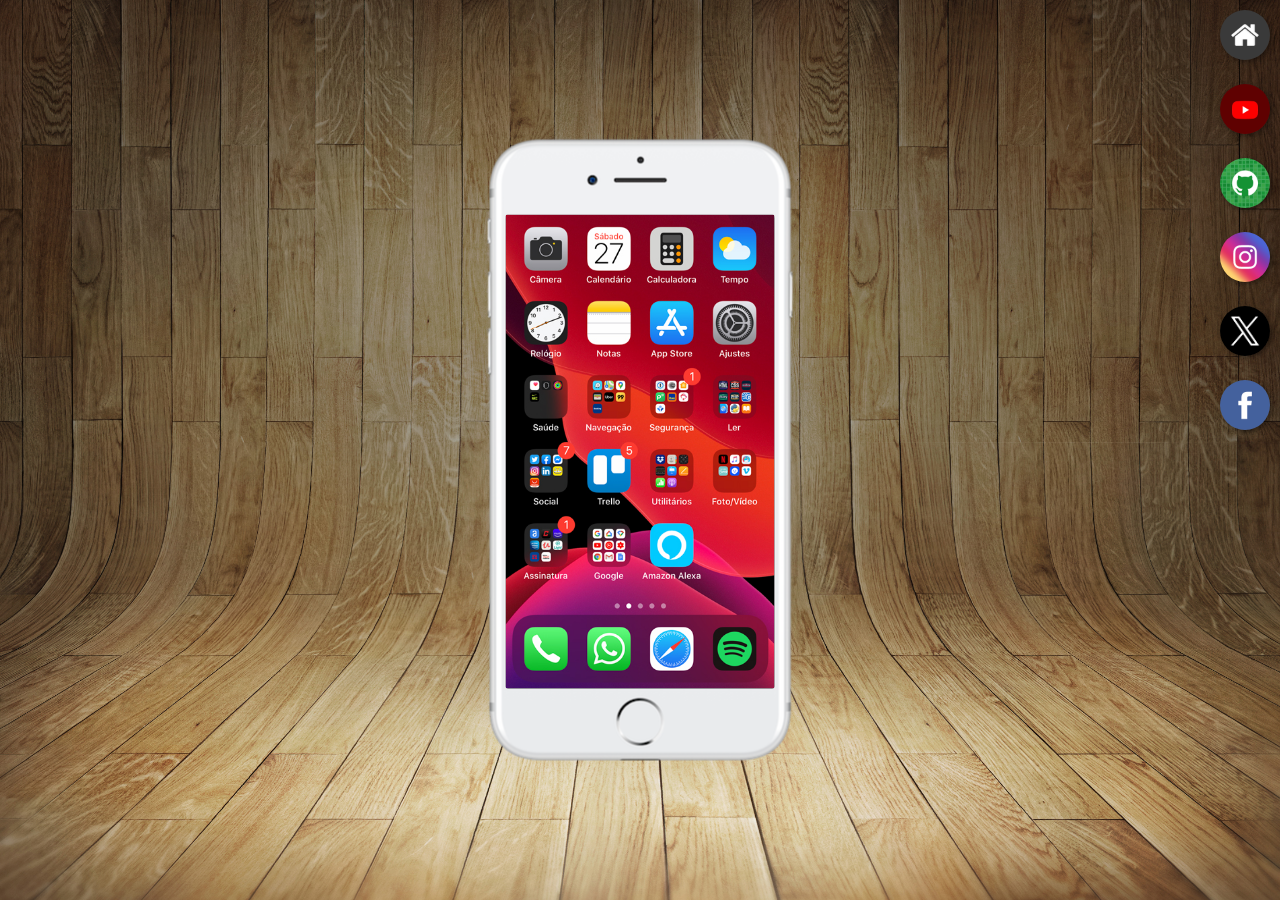
<file: index.html>
<!DOCTYPE html>
<html lang="pt-br">
<head>
    <meta charset="UTF-8">
    <meta name="viewport" content="width=device-width, initial-scale=1.0">
    <link rel="shortcut icon" href="favicon.ico" type="image/x-icon">
    <title>Projeto Rede Sociais</title>
    <link rel="stylesheet" href="styles/style.css">
</head>
<body>
    <main>
        <section id="telefone">
            <iframe src="pages/home.html" name="tela" id="tela" frameborder="0">
                Seu navegador não é compatível com isso.
            </iframe>
        </section>
        <section id="redes-sociais">
            <a href="pages/home.html" target="tela"><img src="images/logo-home.jpg" alt="Home"></a> <br>
            <a href="pages/youtube.html" target="tela"><img src="images/logo-youtube.jpg" alt="YouTube"></a> <br> 
            <a href="pages/github.html" target="tela"><img src="images/logo-github.jpg" alt="GitHub"></a> <br>
            <a href="pages/instagram.html" target="tela"><img src="images/logo-instagram.jpg" alt="Instagram"></a> <br>
            <a href="pages/twitter.html" target="tela"><img src="images/logo-twitter.jpg" alt="Twitter/X"></a> <br>
            <a href="pages/facebook.html" target="tela"><img src="images/logo-facebook.jpg" alt="Facebook"></a>
        </section >
    </main>
</body>
</html>
</file>
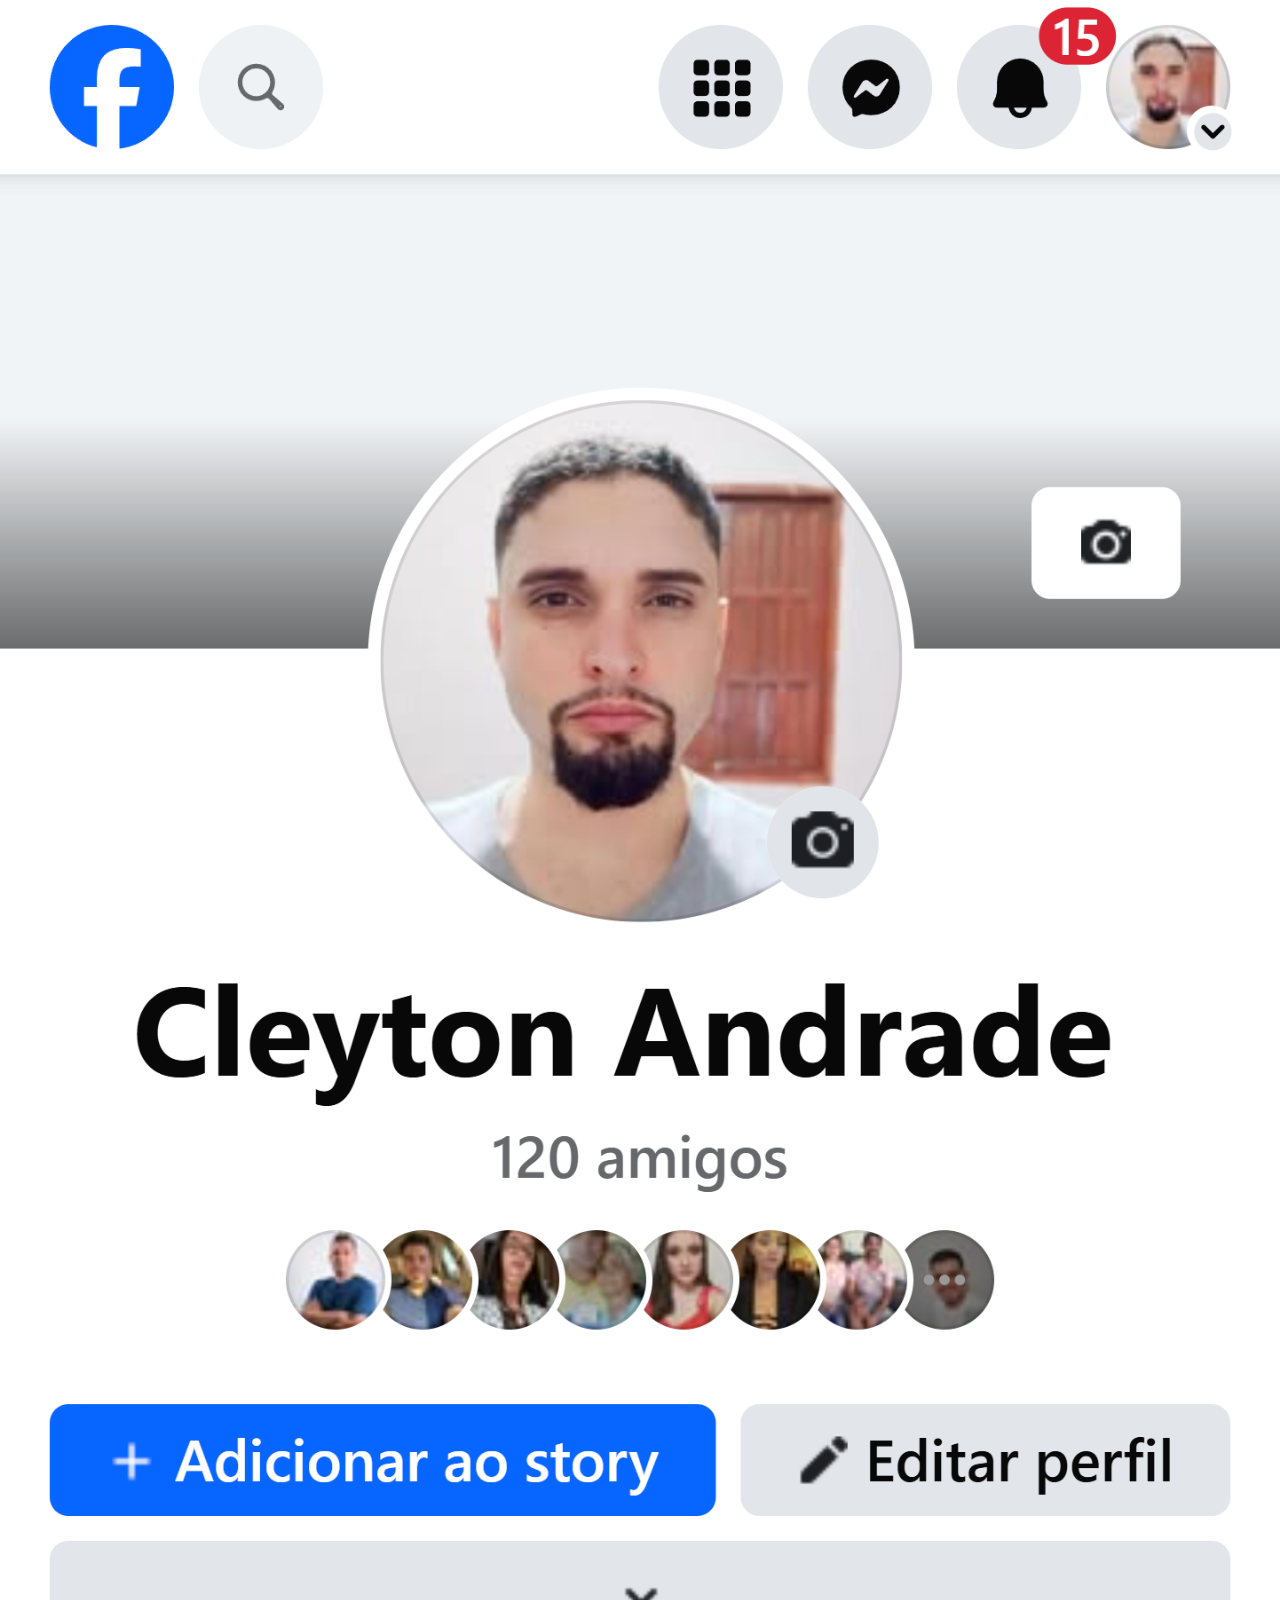
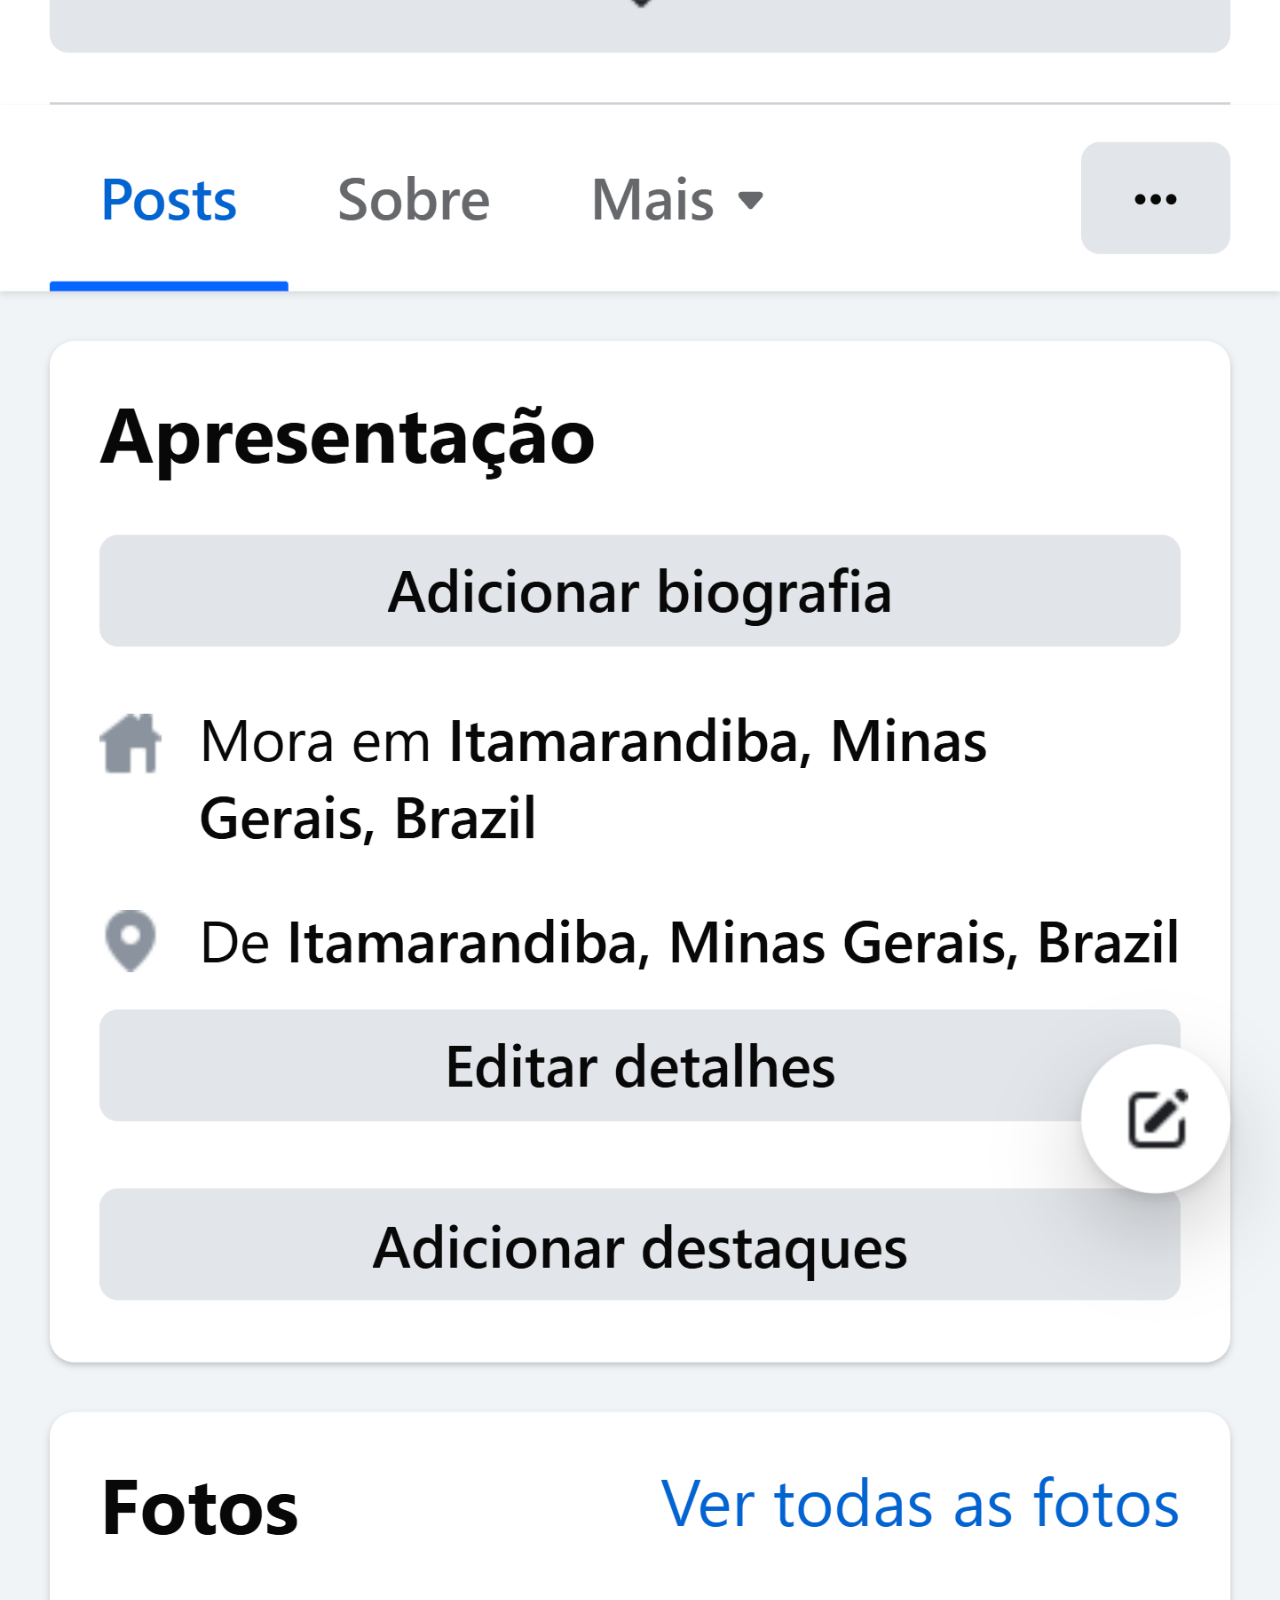
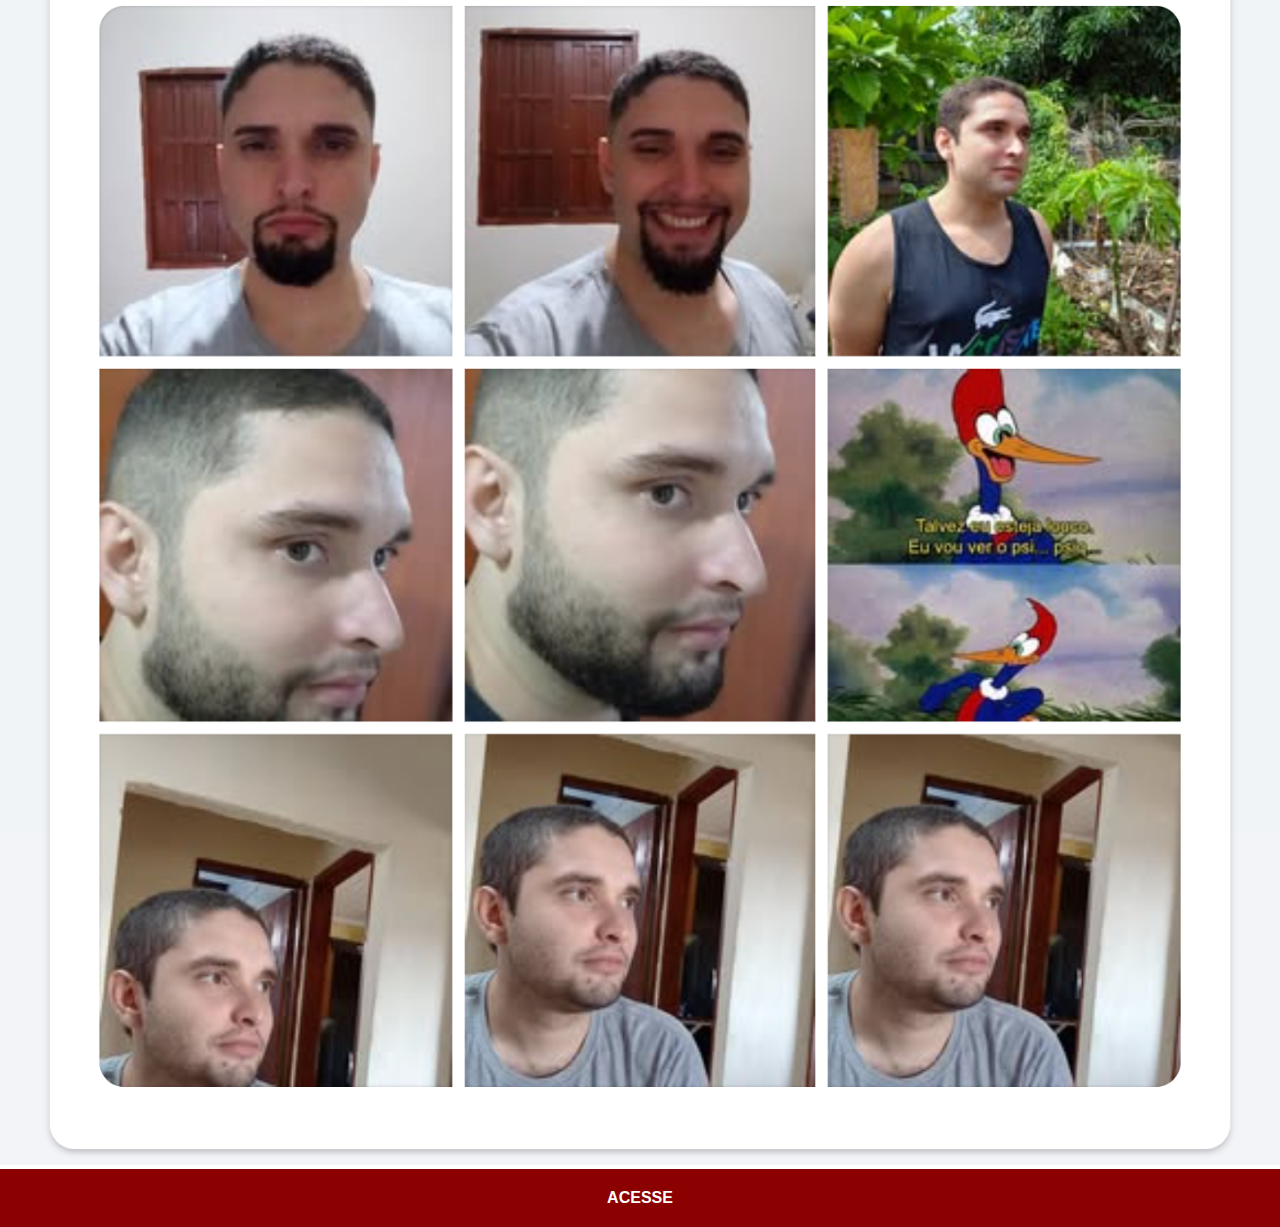
<file: facebook.html>
<!DOCTYPE html>
<html lang="pt-br">
<head>
    <meta charset="UTF-8">
    <meta name="viewport" content="width=device-width, initial-scale=1.0">
    <title>Facebook</title>
    <link rel="stylesheet" href="styles/social.css">
</head>
<body>
    <img src="images/tela-facebook.jpg" alt="Facebook">
    <a href="https://www.facebook.com/profile.php?id=100092160485866&locale=pt_BR" target="_blank">ACESSE</a>
</body>
</html>
</file>
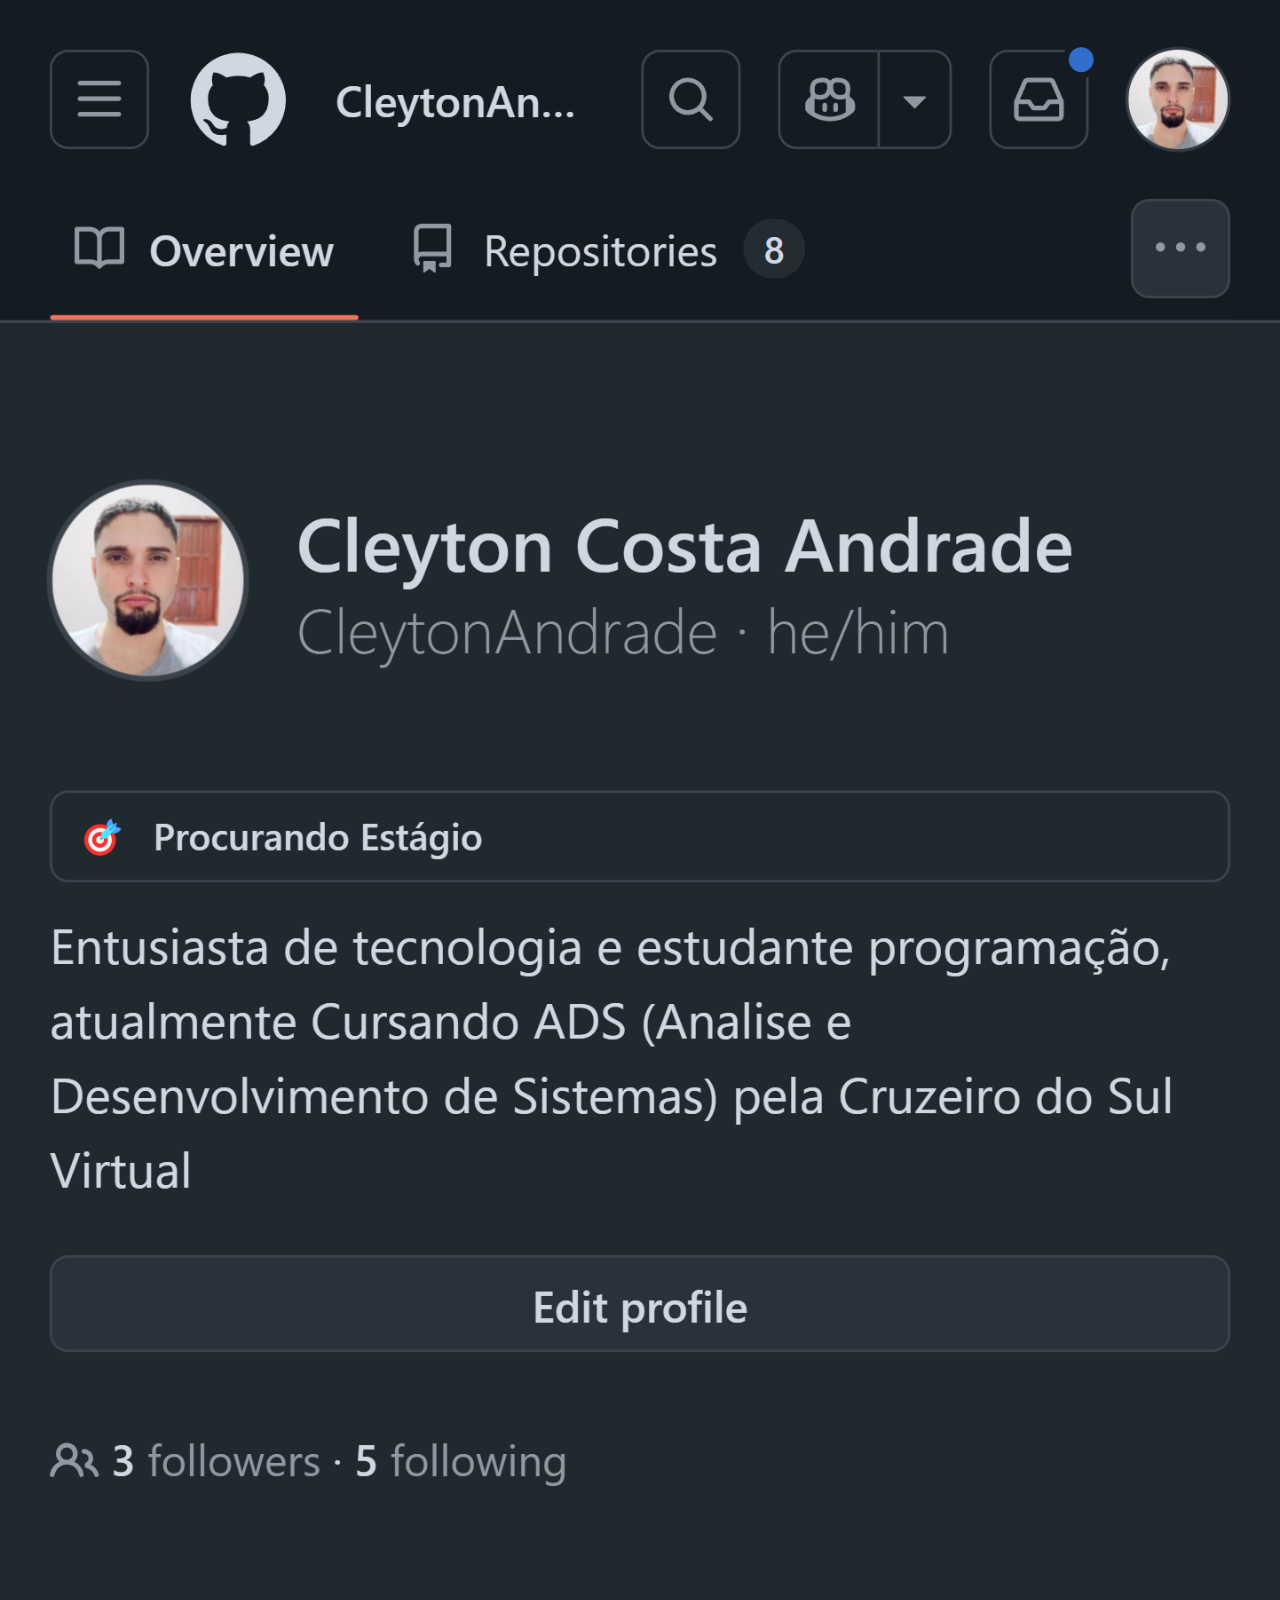
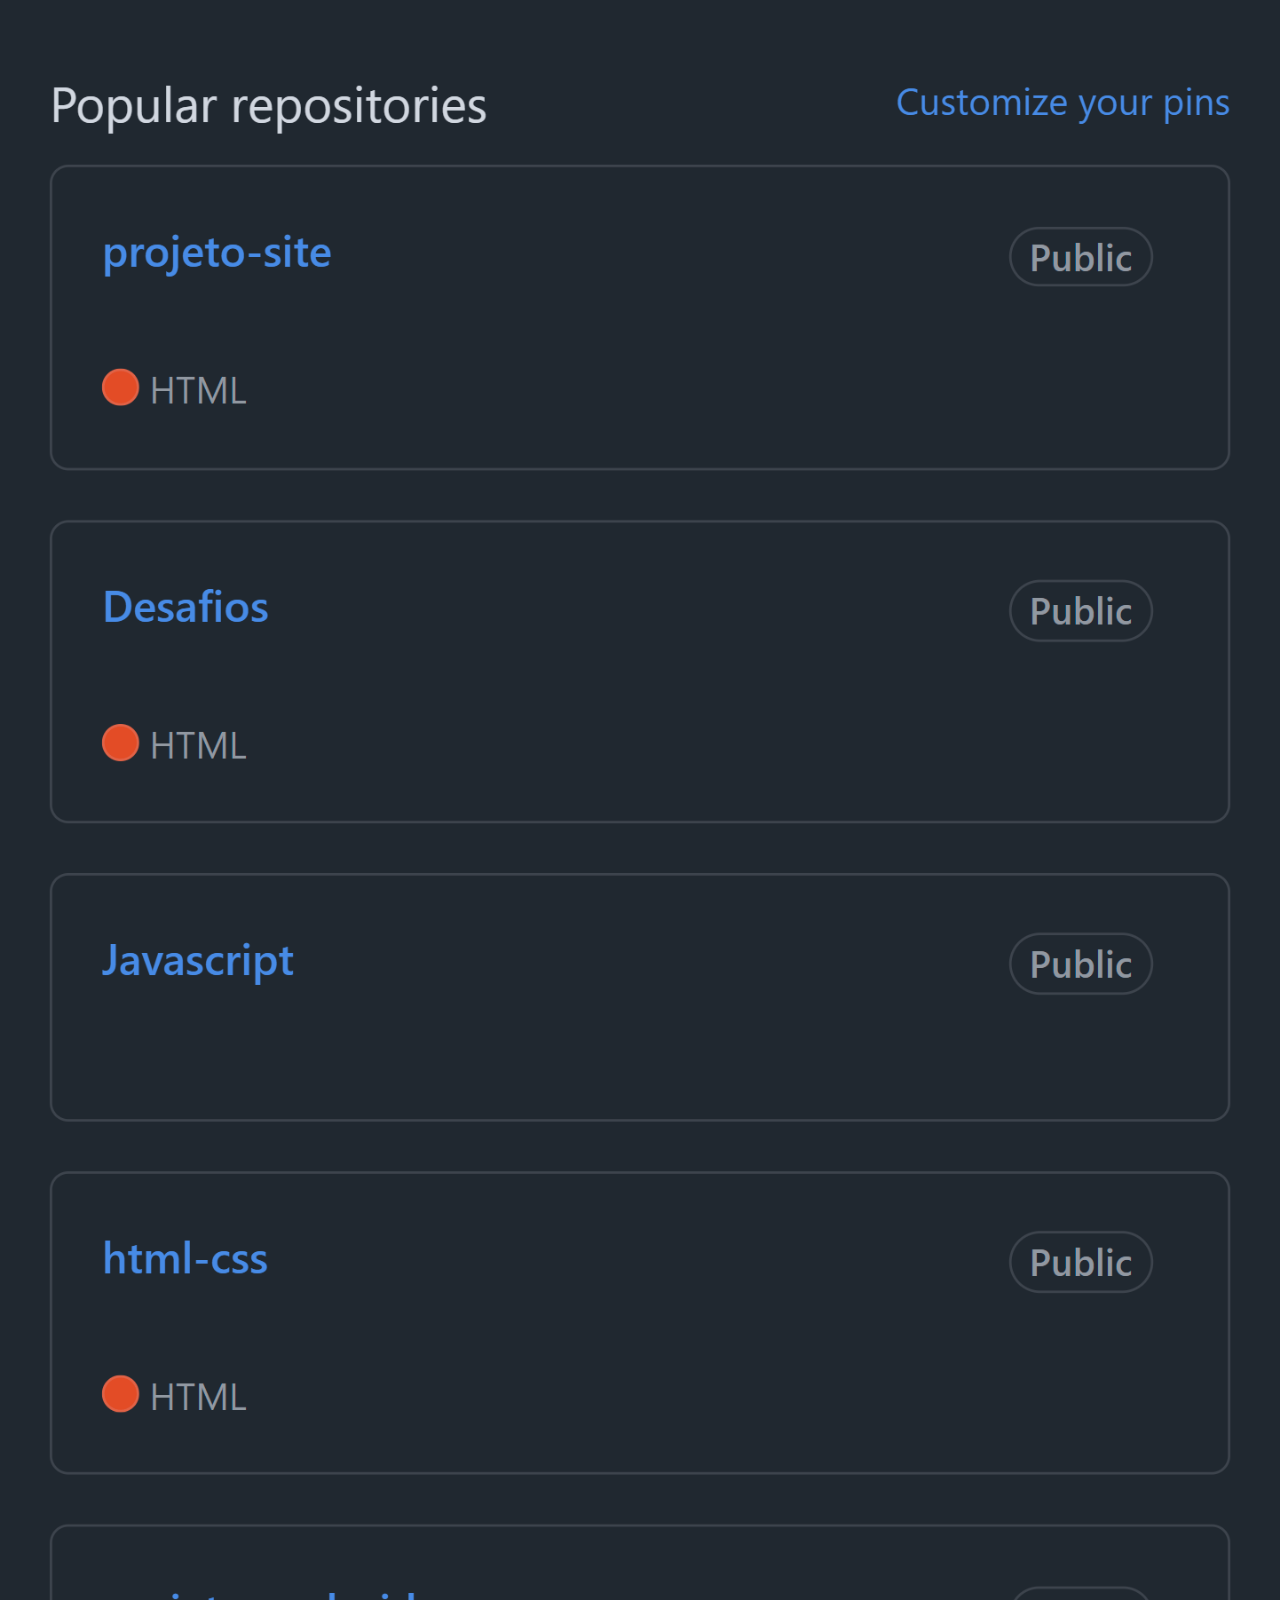
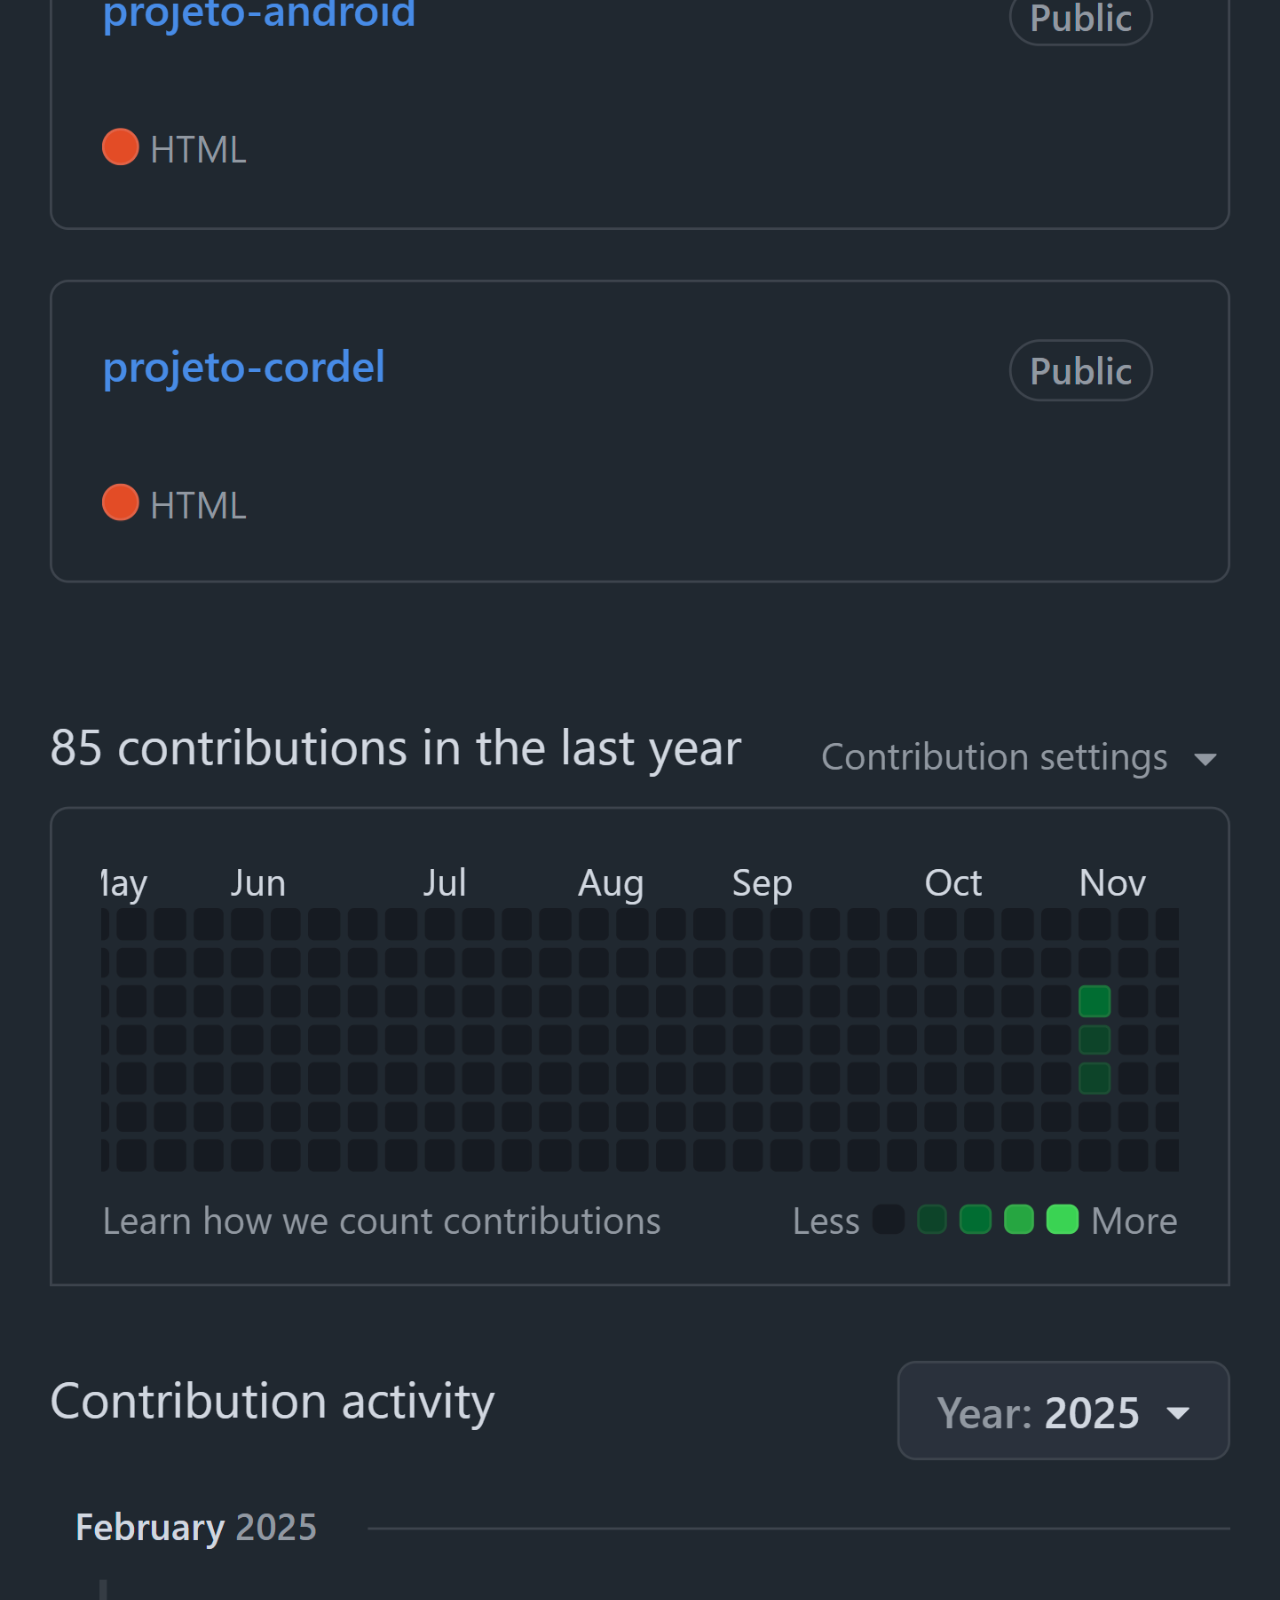
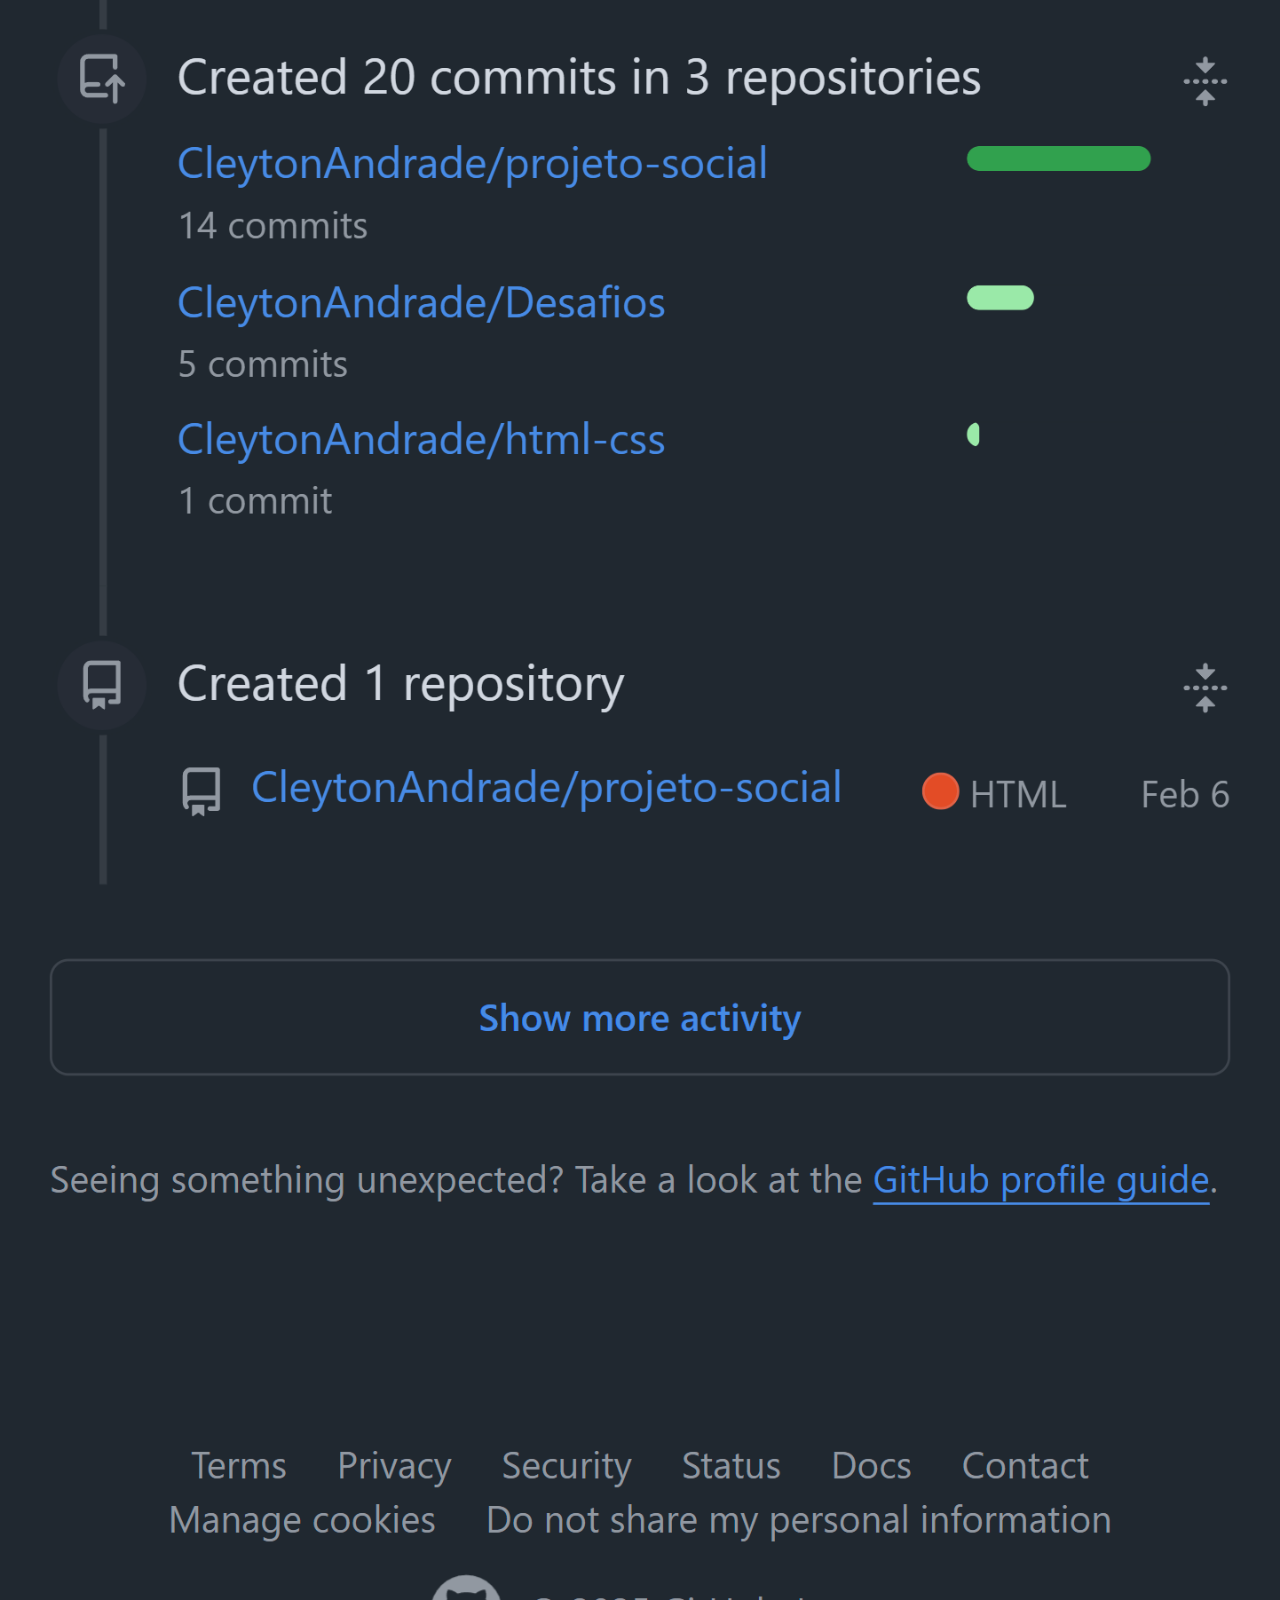
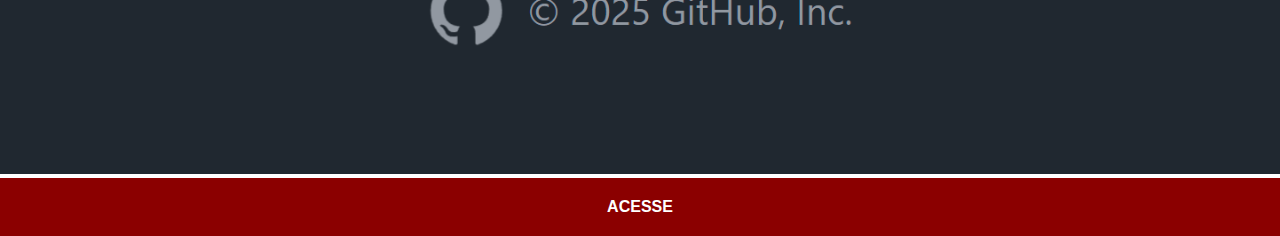
<file: github.html>
<!DOCTYPE html>
<html lang="pt-br">
<head>
    <meta charset="UTF-8">
    <meta name="viewport" content="width=device-width, initial-scale=1.0">
    <title>GitHub</title>
    <link rel="stylesheet" href="styles/social.css">
</head>
<body>
    <img src="images/tela-github.jpg" alt="GitHub">
    <a href="https://github.com/CleytonAndrade" target="_blank">ACESSE</a>
</body>
</html>
</file>
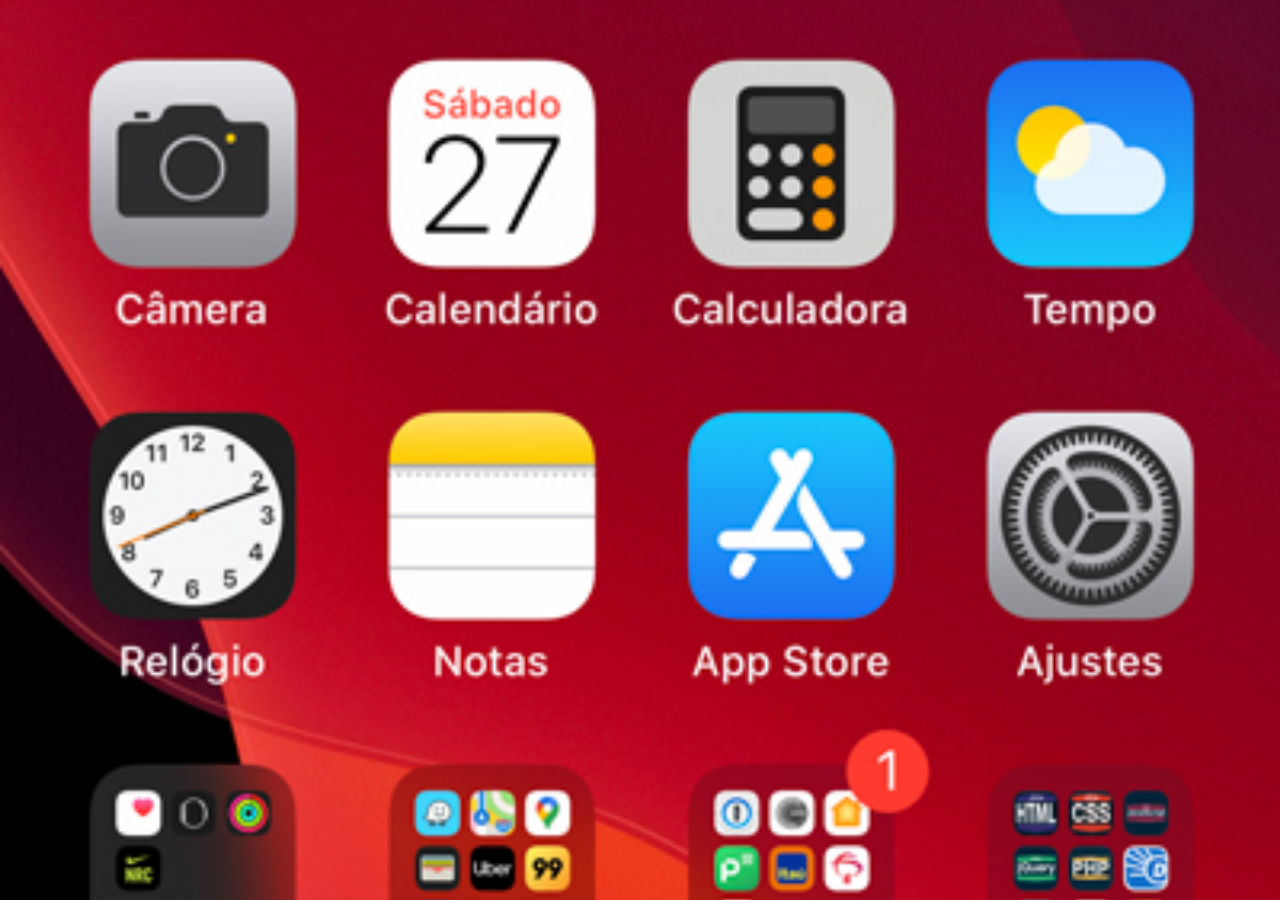
<file: home.html>
<!DOCTYPE html>
<html lang="pt-br">
<head>
    <meta charset="UTF-8">
    <meta name="viewport" content="width=device-width, initial-scale=1.0">
    <title>home</title>
</head>
<style>
    * {
        margin: 0px;
        padding: 0px;
    }

    body {
        width: 100vw;
        height: 100vh;
        background: black url(images/tela-home.jpg) no-repeat top center ;
        background-size: cover;
    }
</style>
<body>
    
</body>
</html>
</file>
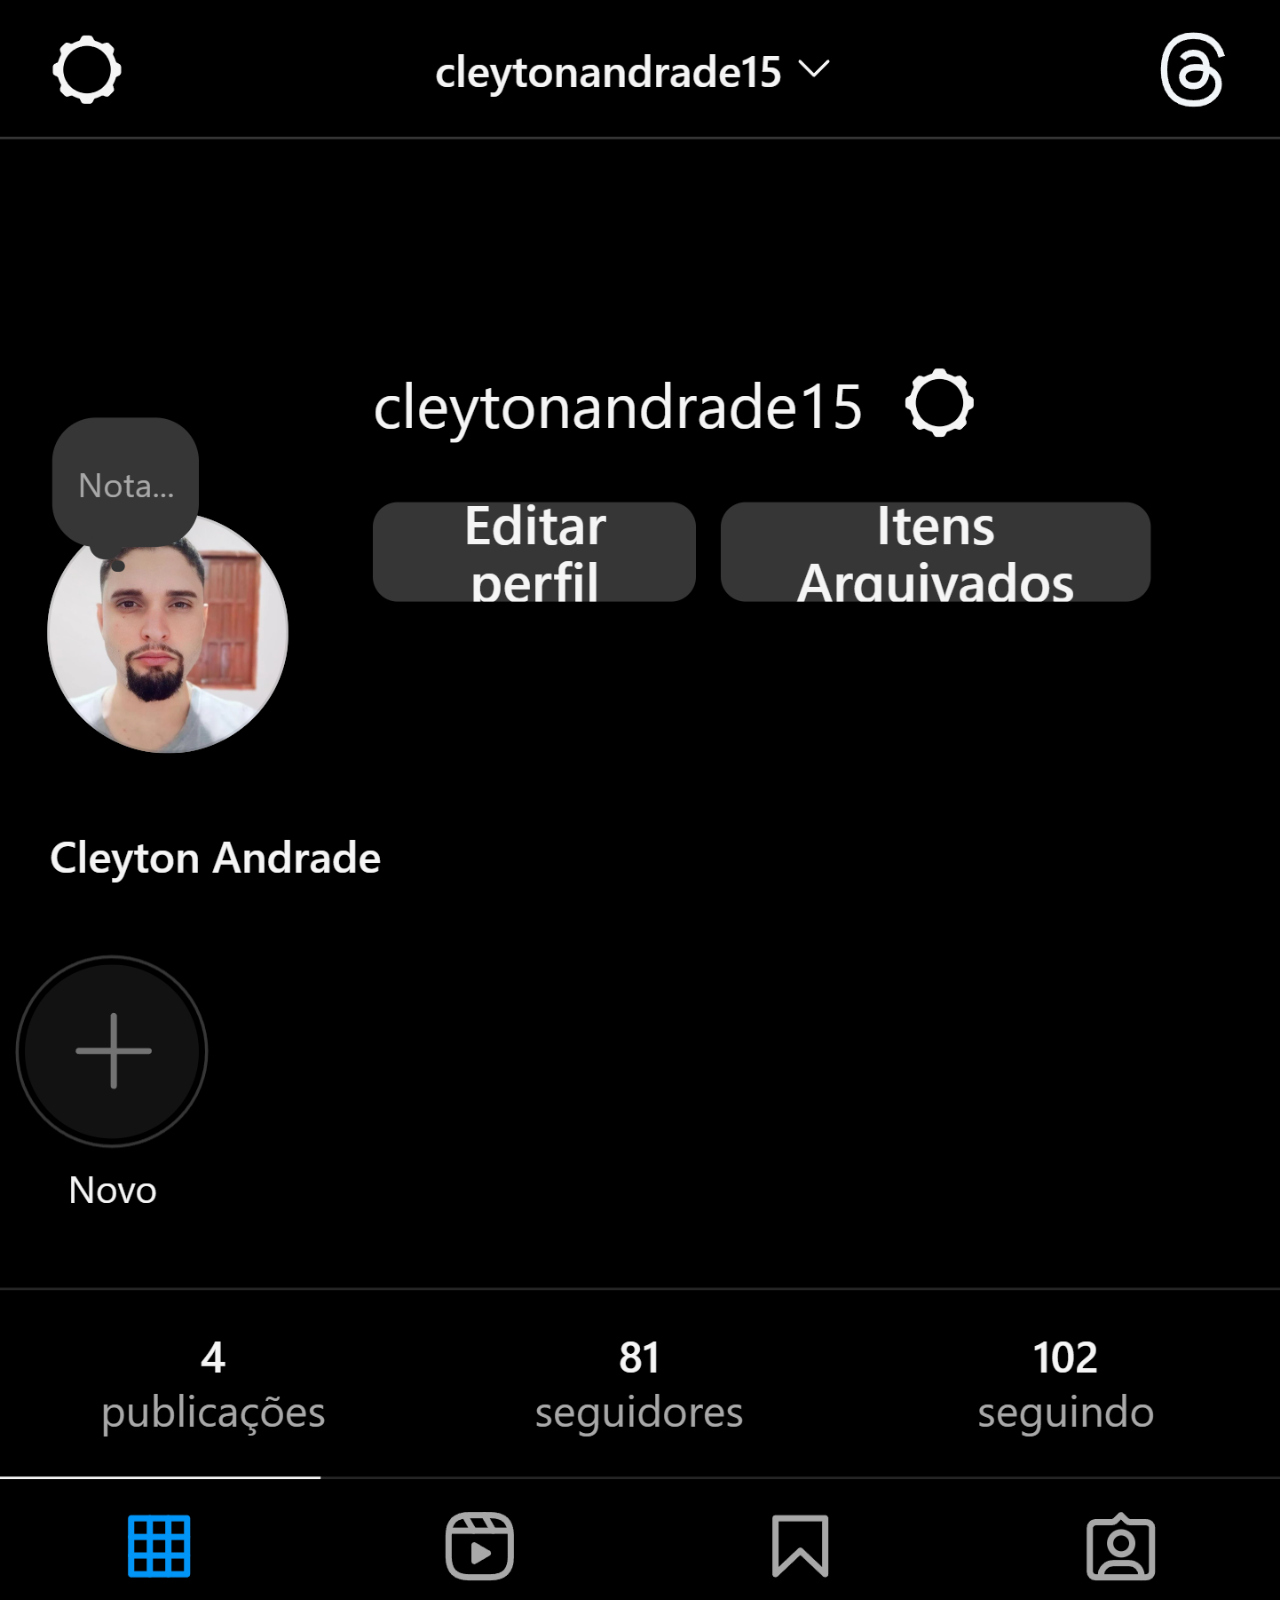
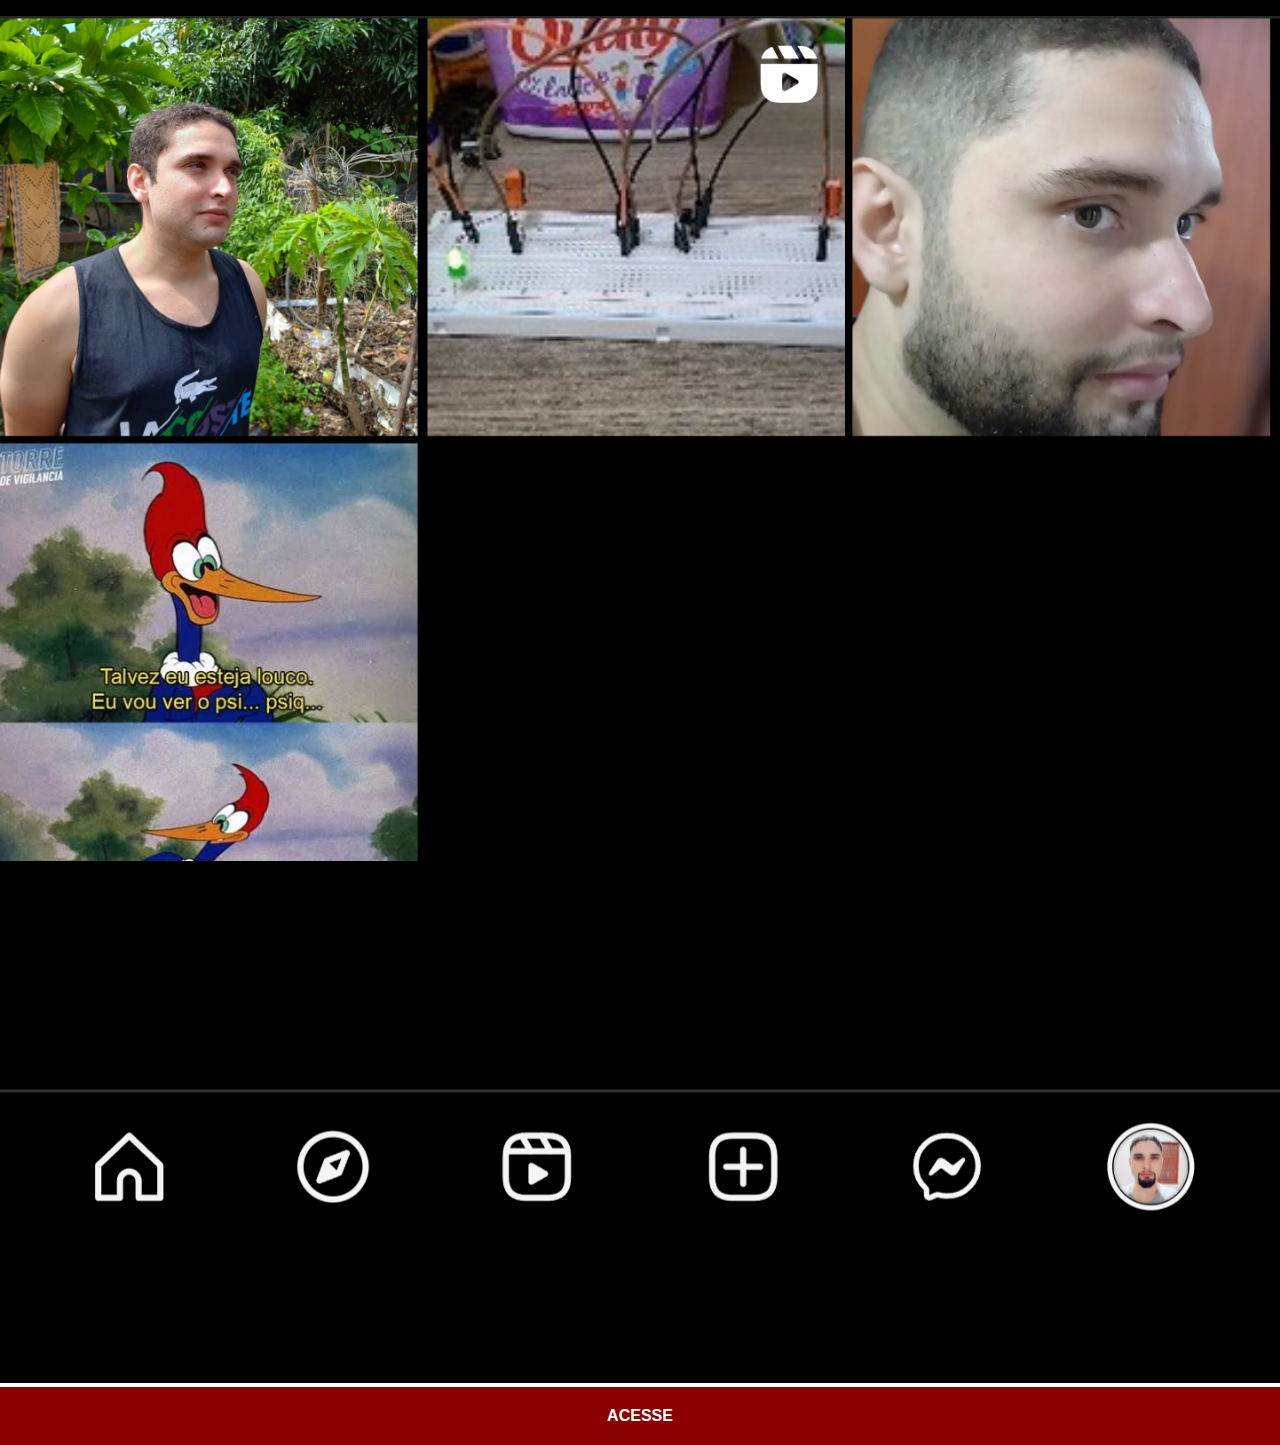
<file: instagram.html>
<!DOCTYPE html>
<html lang="pt-br">
<head>
    <meta charset="UTF-8">
    <meta name="viewport" content="width=device-width, initial-scale=1.0">
    <title>Instagram</title>
    <link rel="stylesheet" href="styles/social.css">
</head>
<body>
    <img src="images/tela-instagram.jpg" alt="Instagram">
    <a href="https://www.instagram.com/cleytonandrade15/" target="_blank">ACESSE</a>
</body>
</html>
</file>
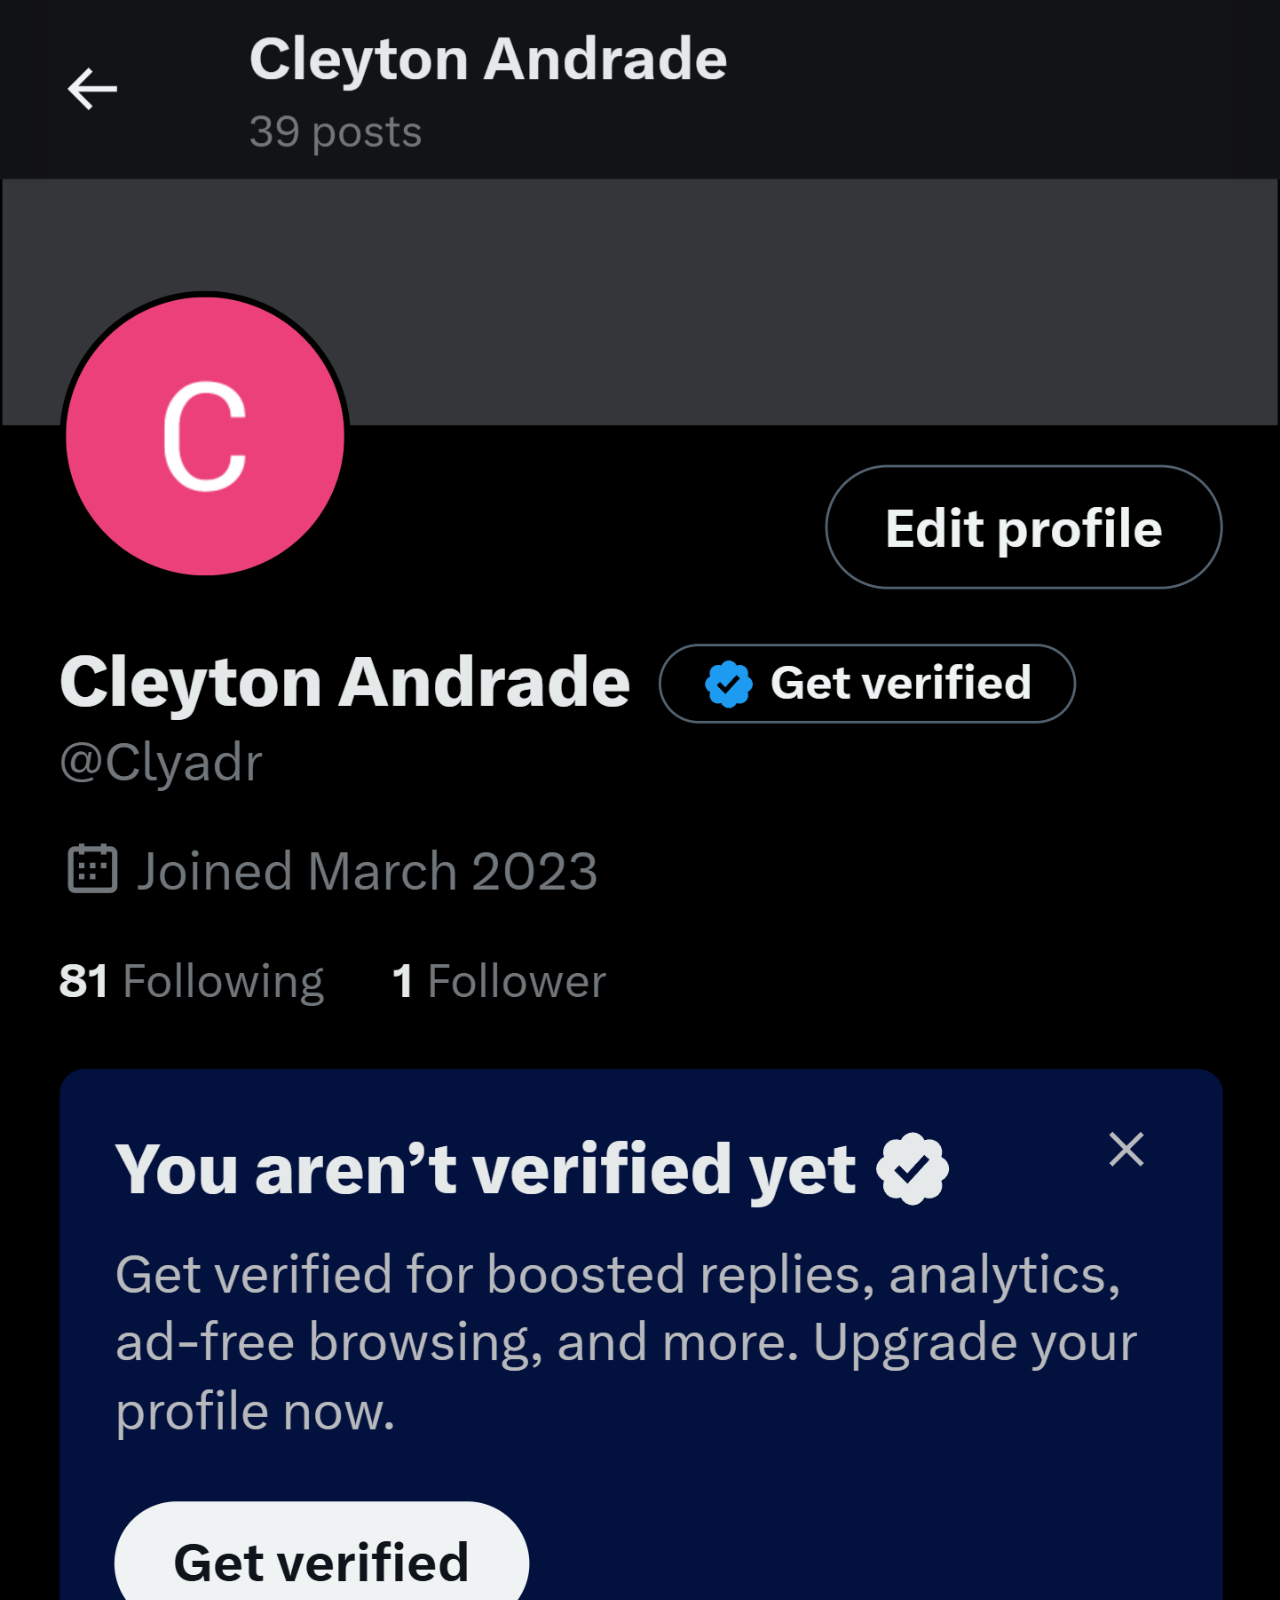
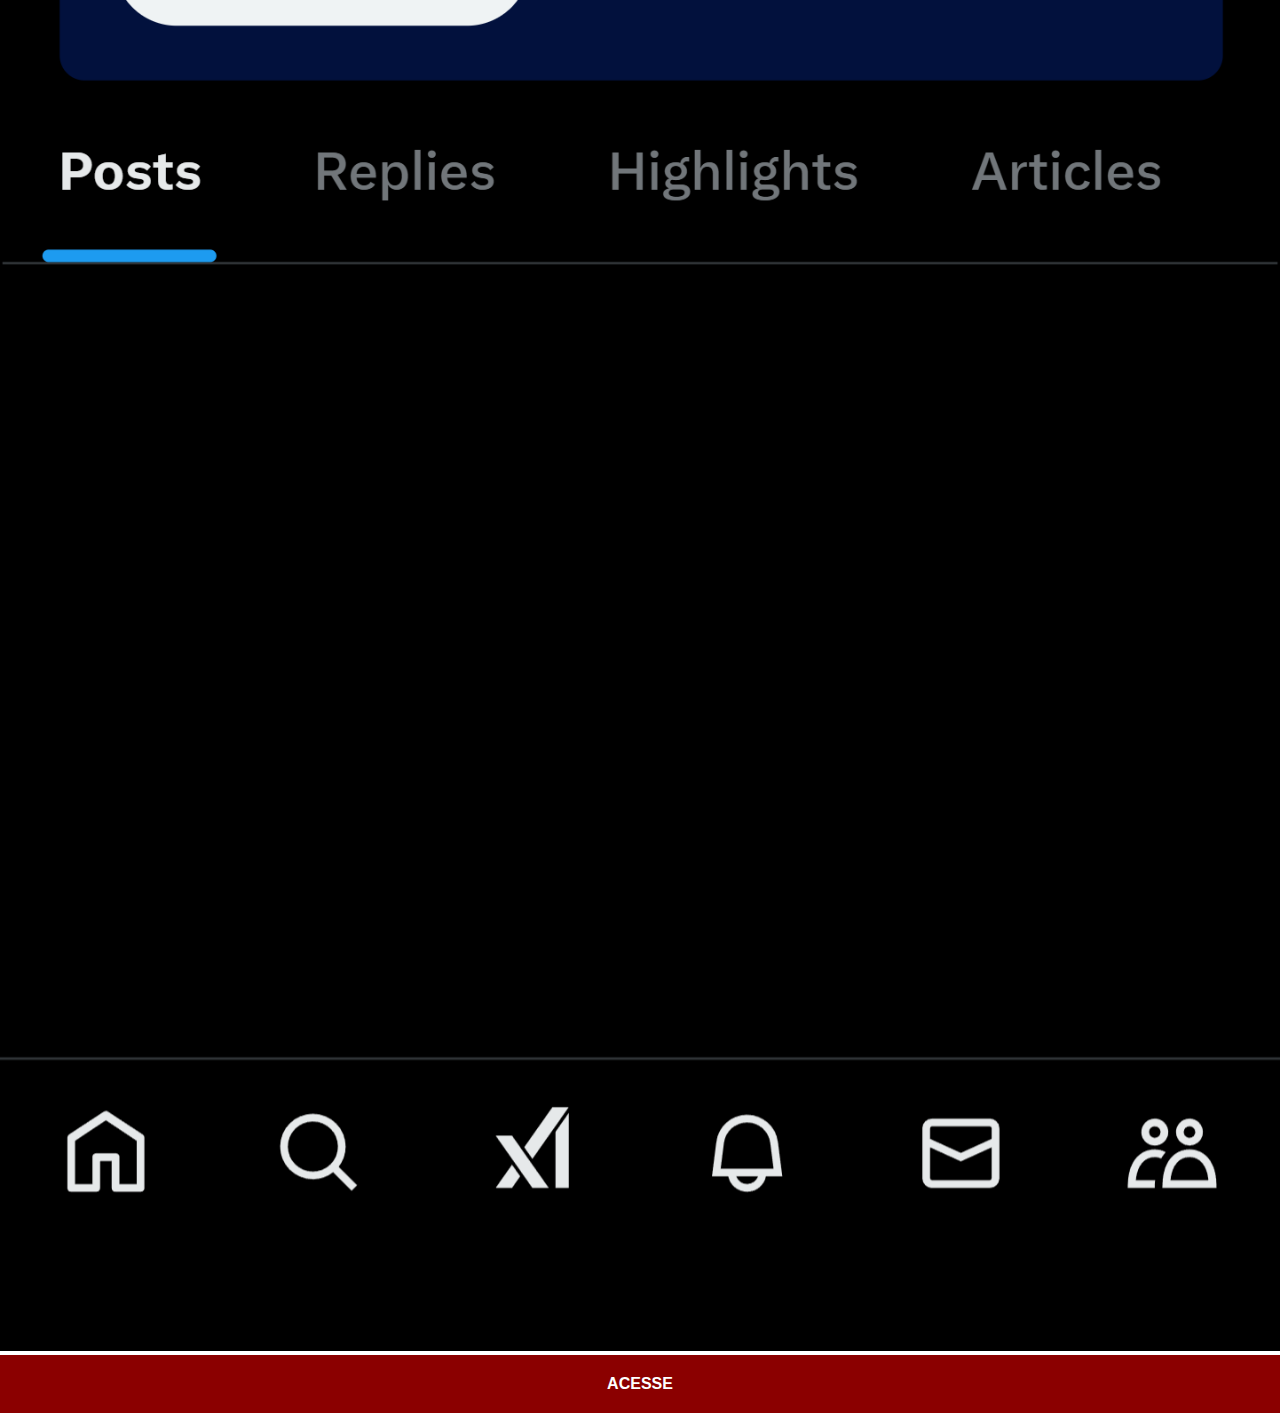
<file: twitter.html>
<!DOCTYPE html>
<html lang="pt-br">
<head>
    <meta charset="UTF-8">
    <meta name="viewport" content="width=device-width, initial-scale=1.0">
    <title>Twitter</title>
    <link rel="stylesheet" href="styles/social.css">
</head>
<body>
    <img src="images/tela-twitter.jpg" alt="Twitter">
    <a href="https://x.com/Clyadr" target="_blank">ACESSE</a>
</body>
</html>
</file>
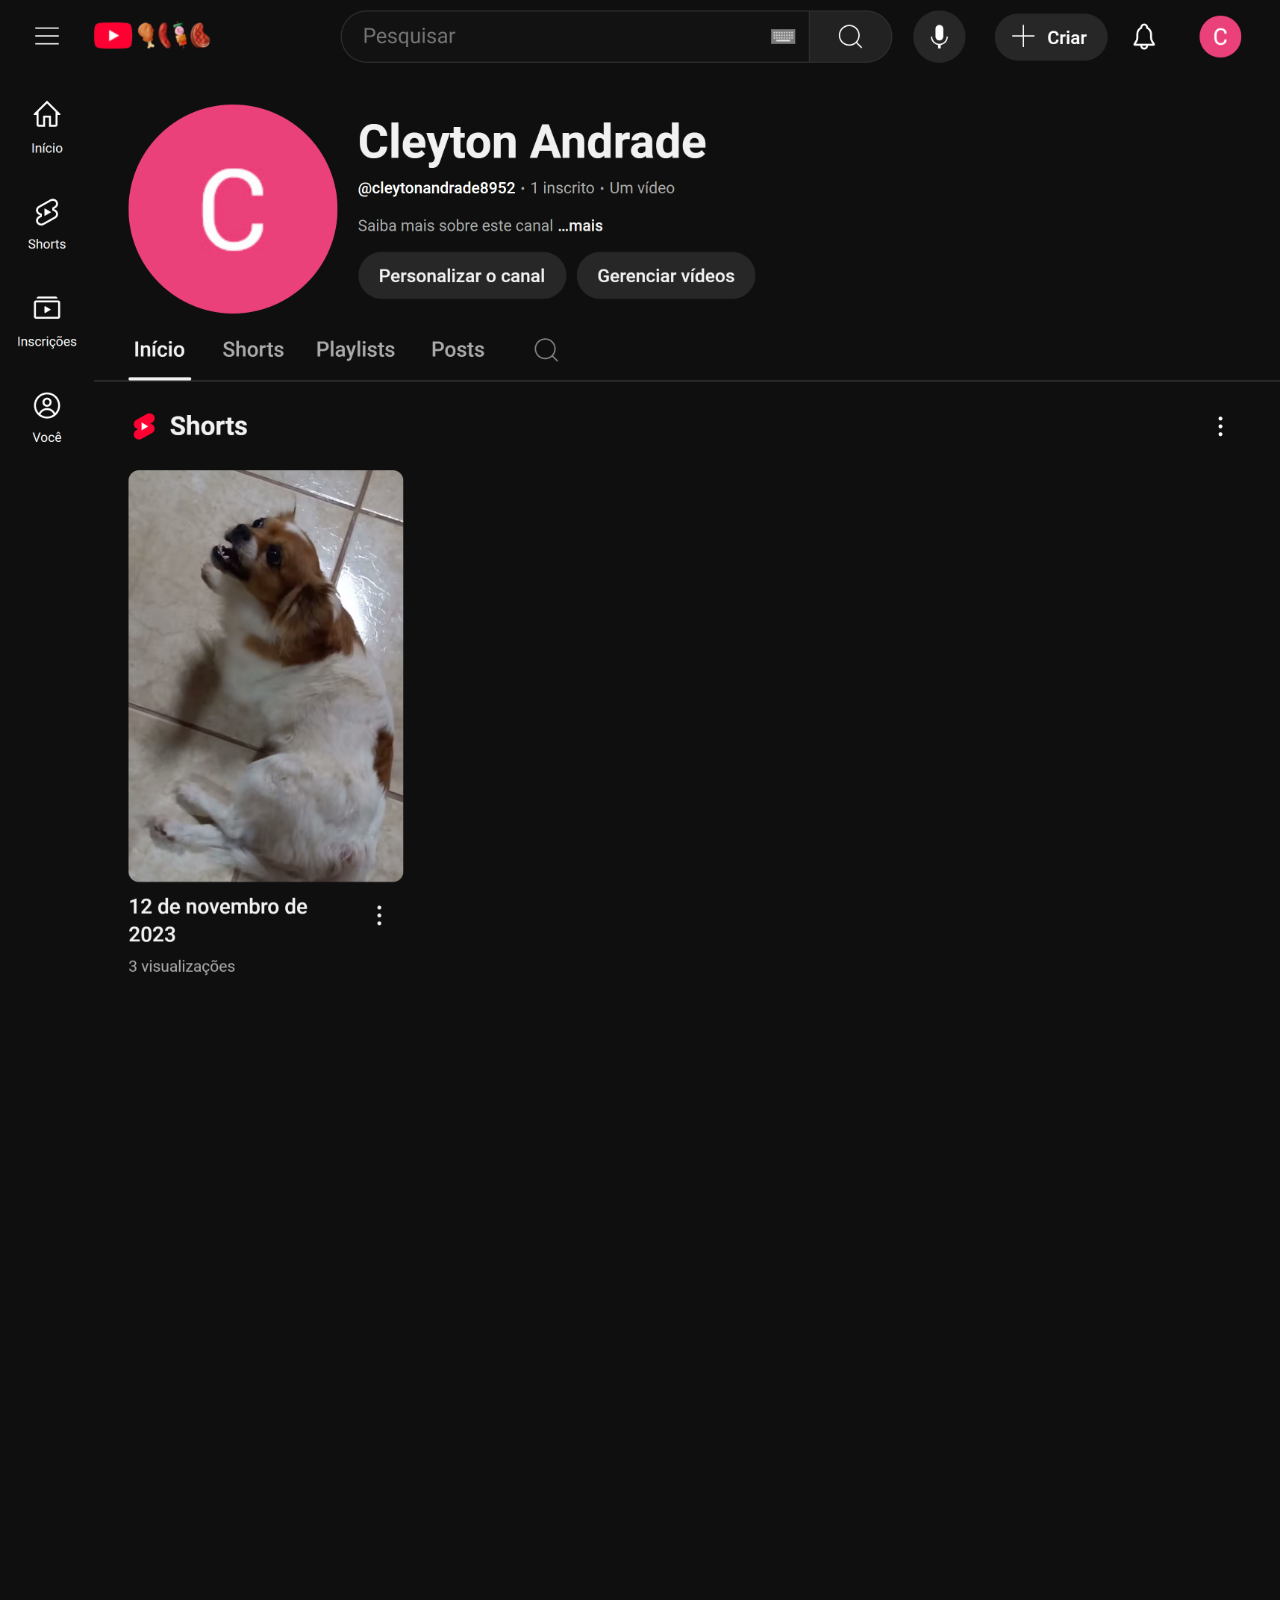
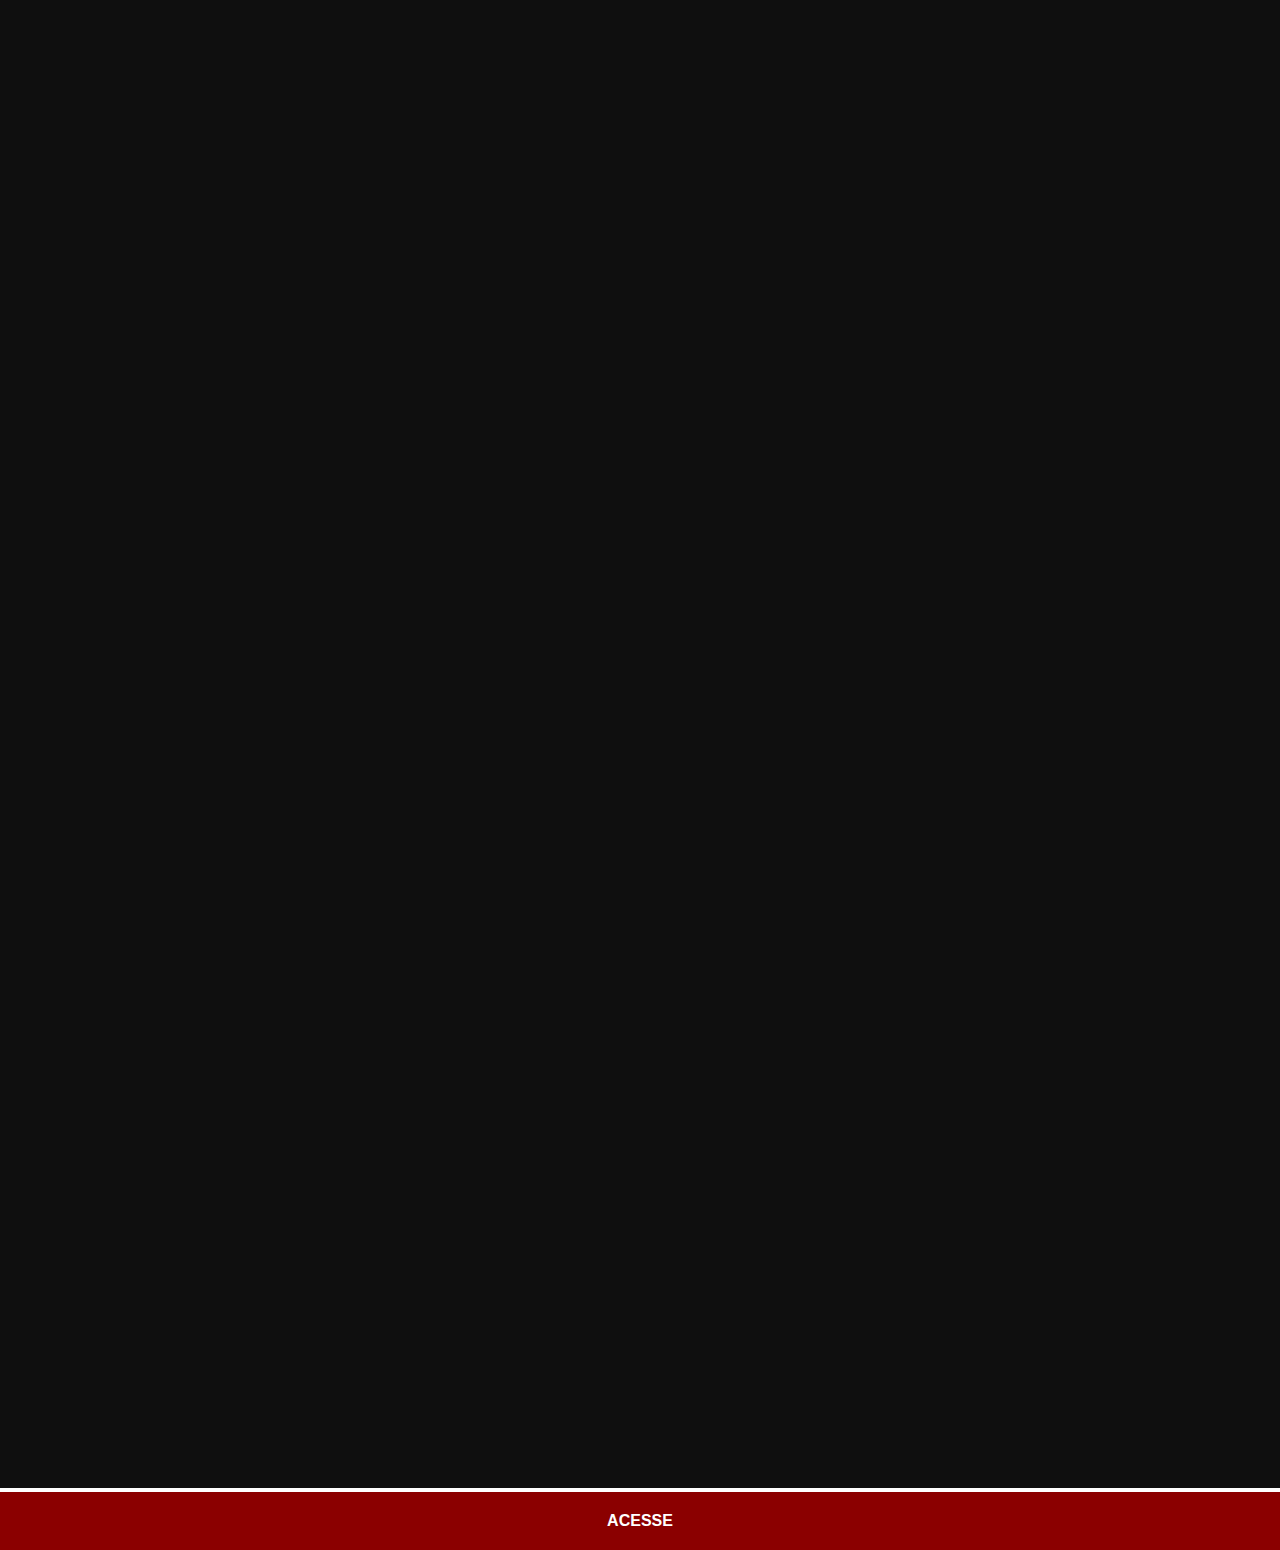
<file: youtube.html>
<!DOCTYPE html>
<html lang="pt-br">
<head>
    <meta charset="UTF-8">
    <meta name="viewport" content="width=device-width, initial-scale=1.0">
    <title>YouTube</title>
    <link rel="stylesheet" href="styles/social.css">
</head>
<body>
    <img src="images/tela-youtube.png" alt="YouTube">
    <a href="https://www.youtube.com/@cleytonandrade8952" target="_blank">ACESSE</a>
</body>
</html>
</file>
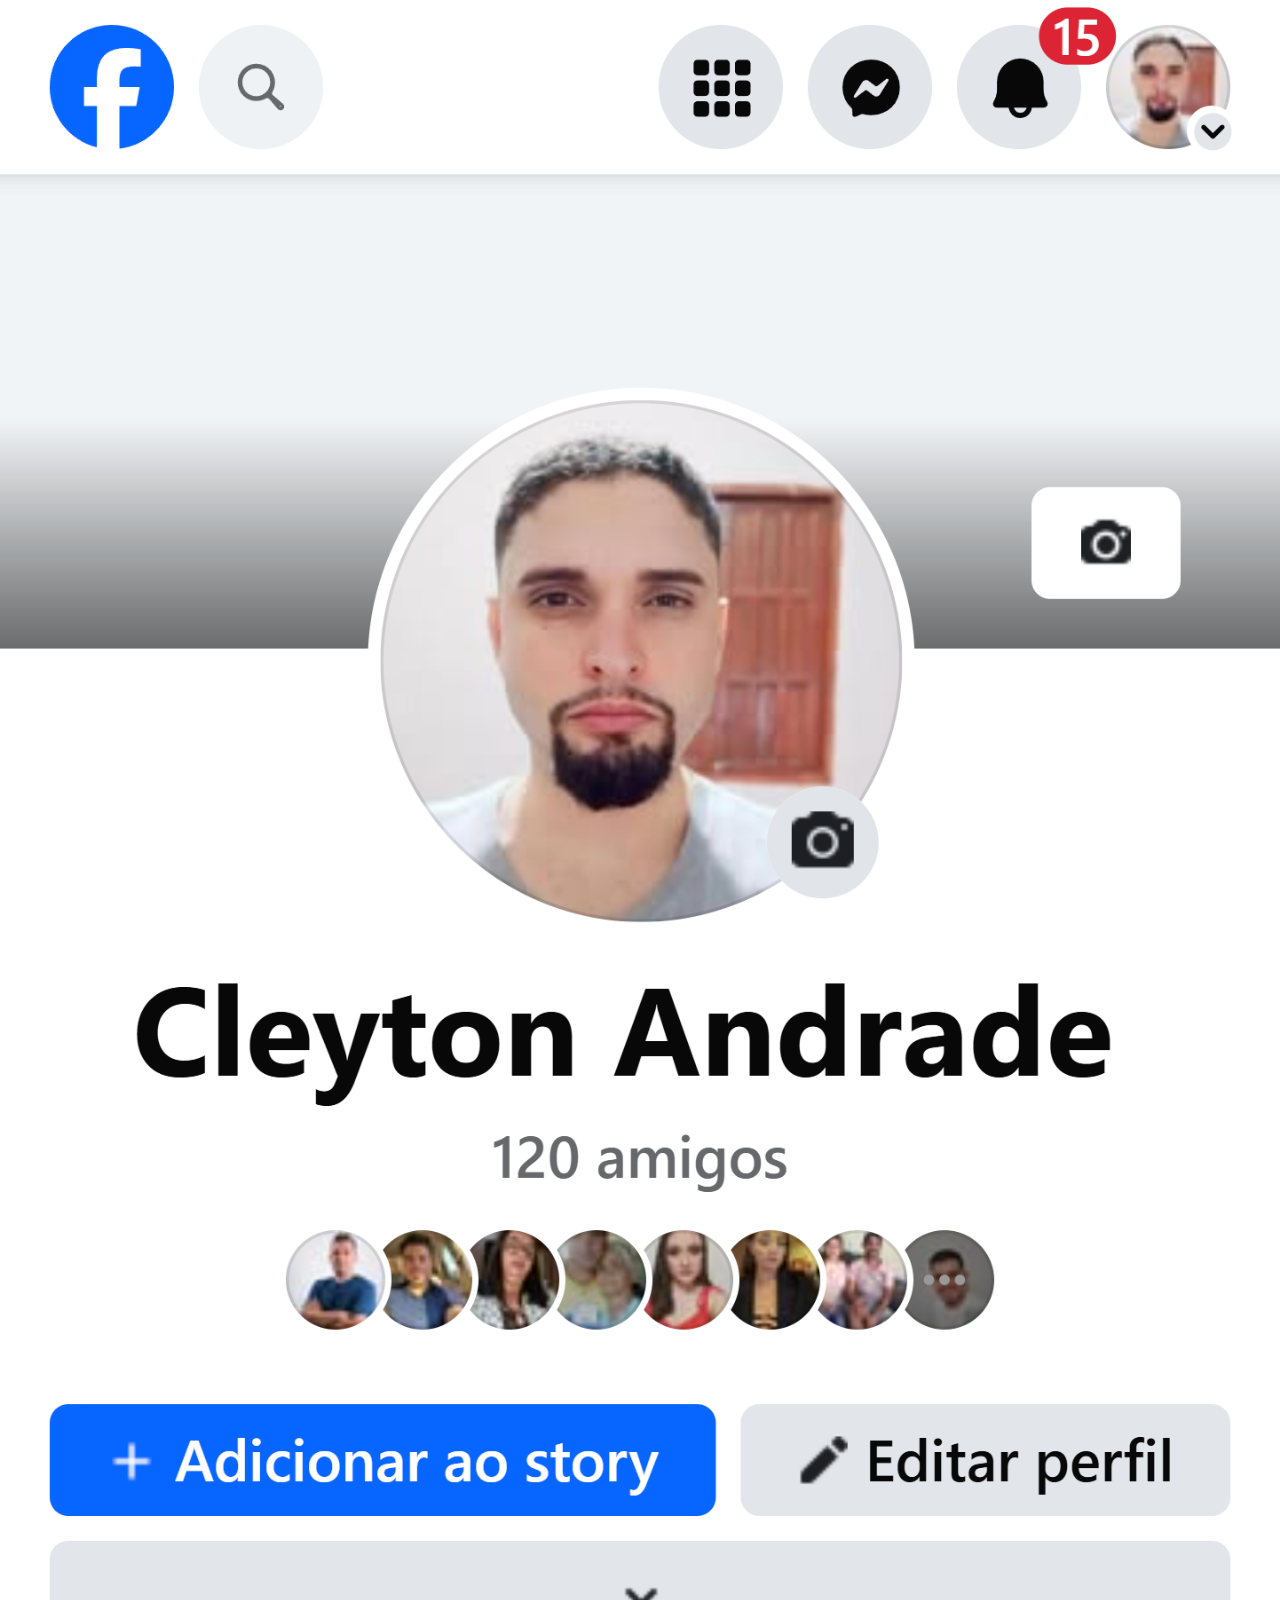
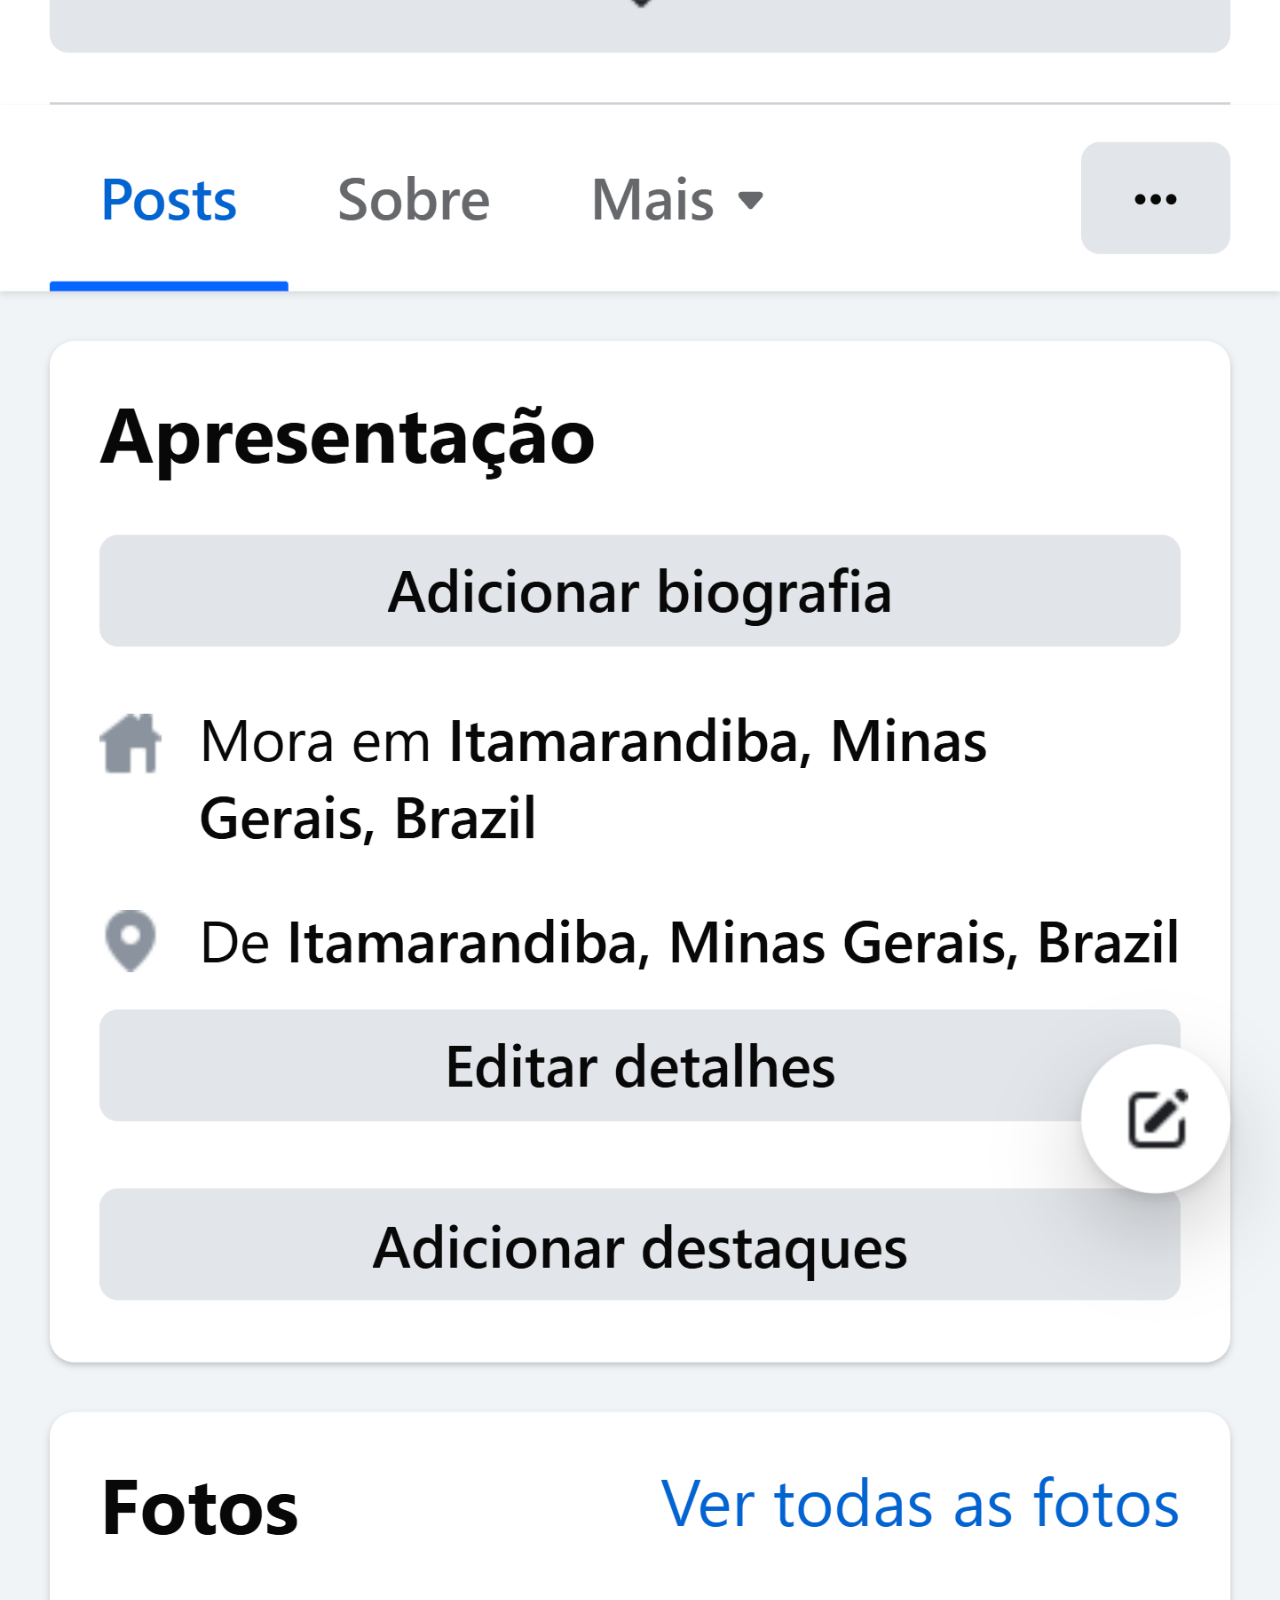
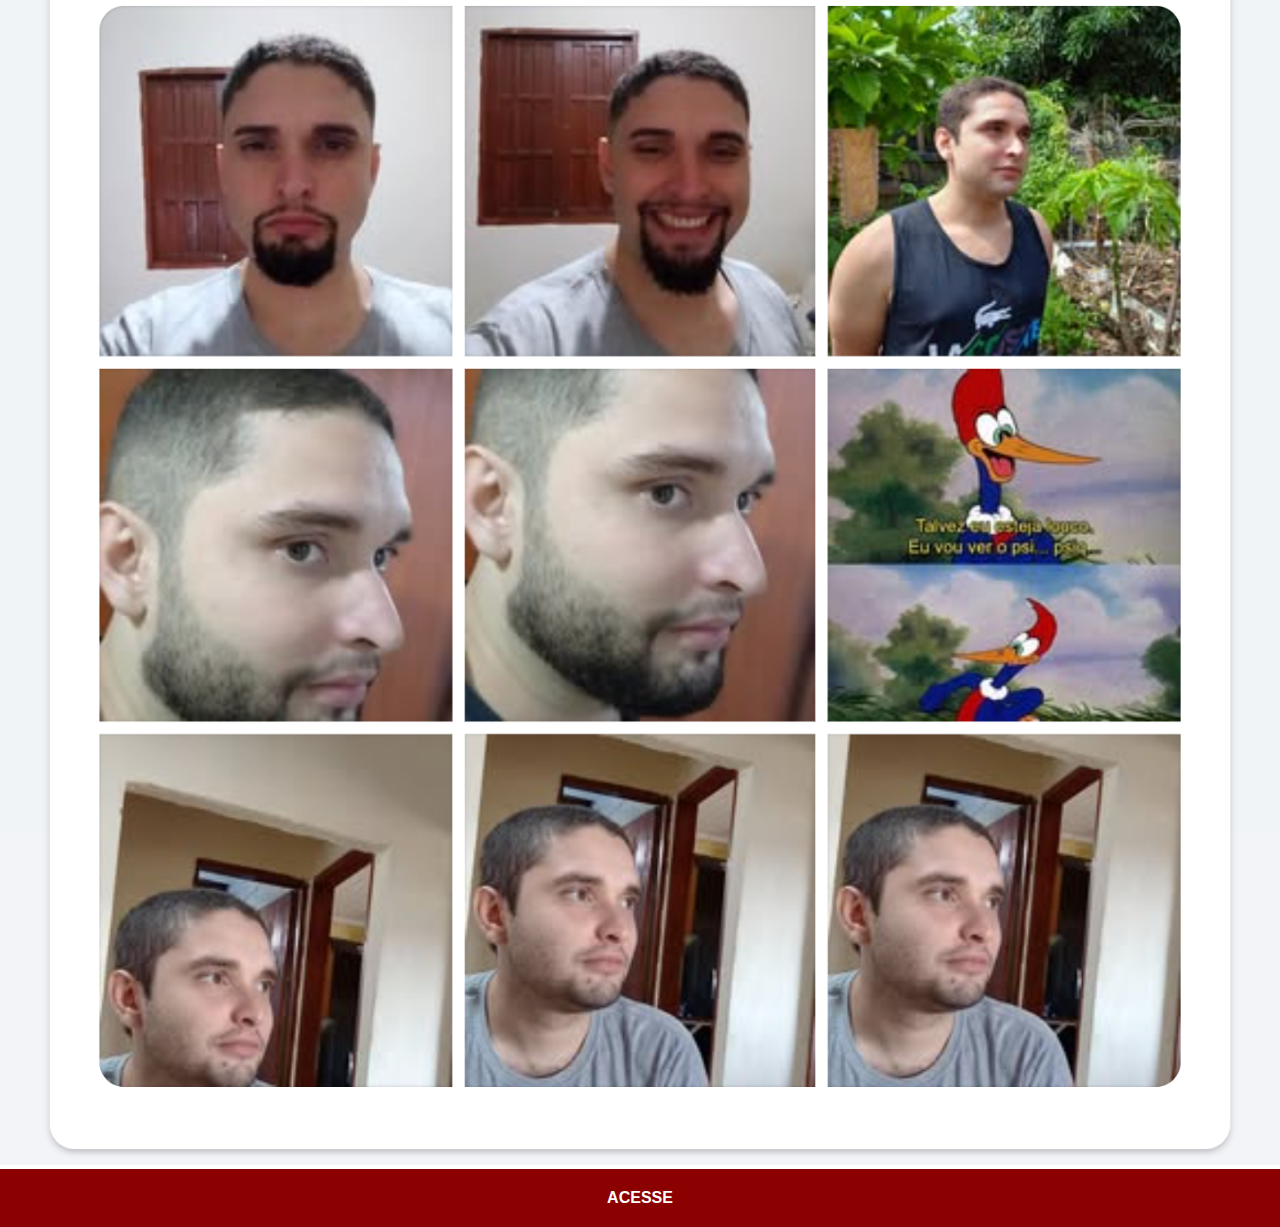
<file: pages/facebook.html>
<!DOCTYPE html>
<html lang="pt-br">
<head>
    <meta charset="UTF-8">
    <meta name="viewport" content="width=device-width, initial-scale=1.0">
    <title>Facebook</title>
    <link rel="stylesheet" href="../styles/social.css">
</head>
<body>
    <img src="../images/tela-facebook.jpg" alt="Facebook">
    <a href="https://www.facebook.com/profile.php?id=100092160485866&locale=pt_BR" target="_blank">ACESSE</a>
</body>
</html>
</file>
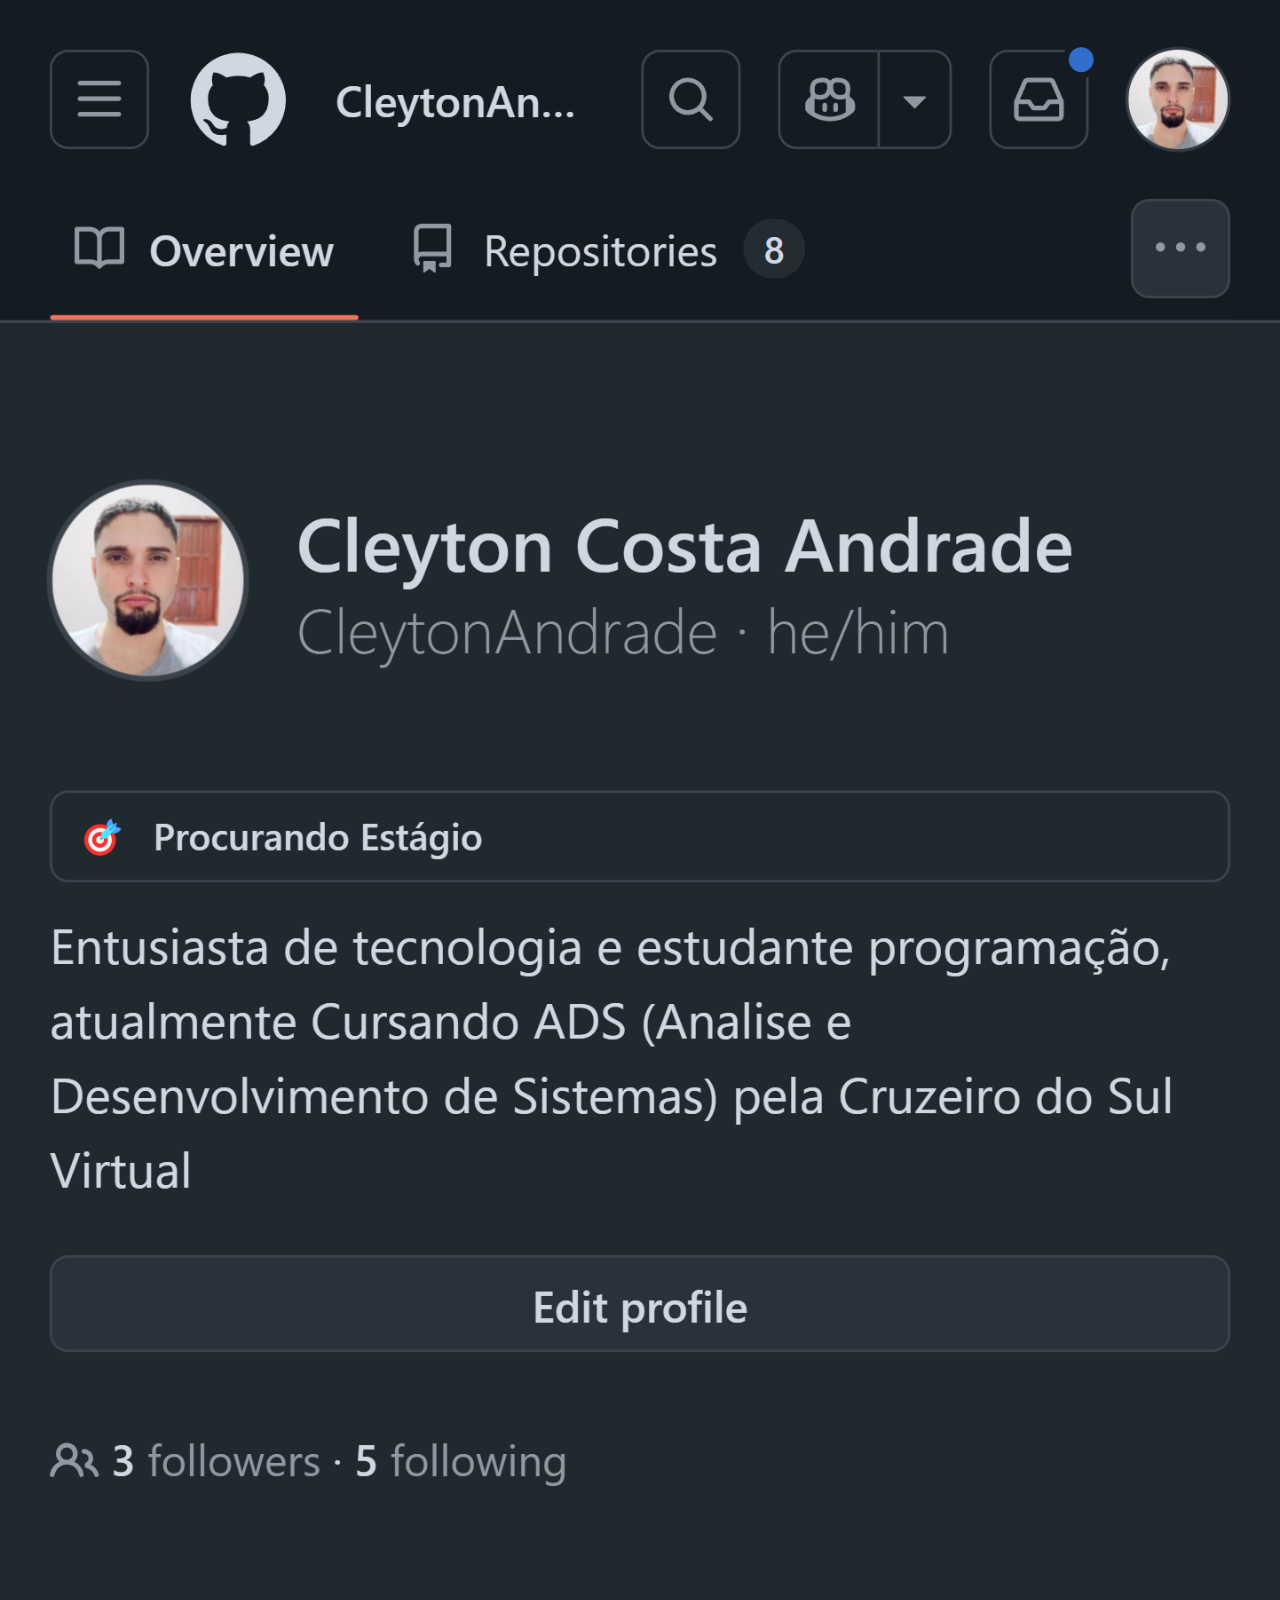
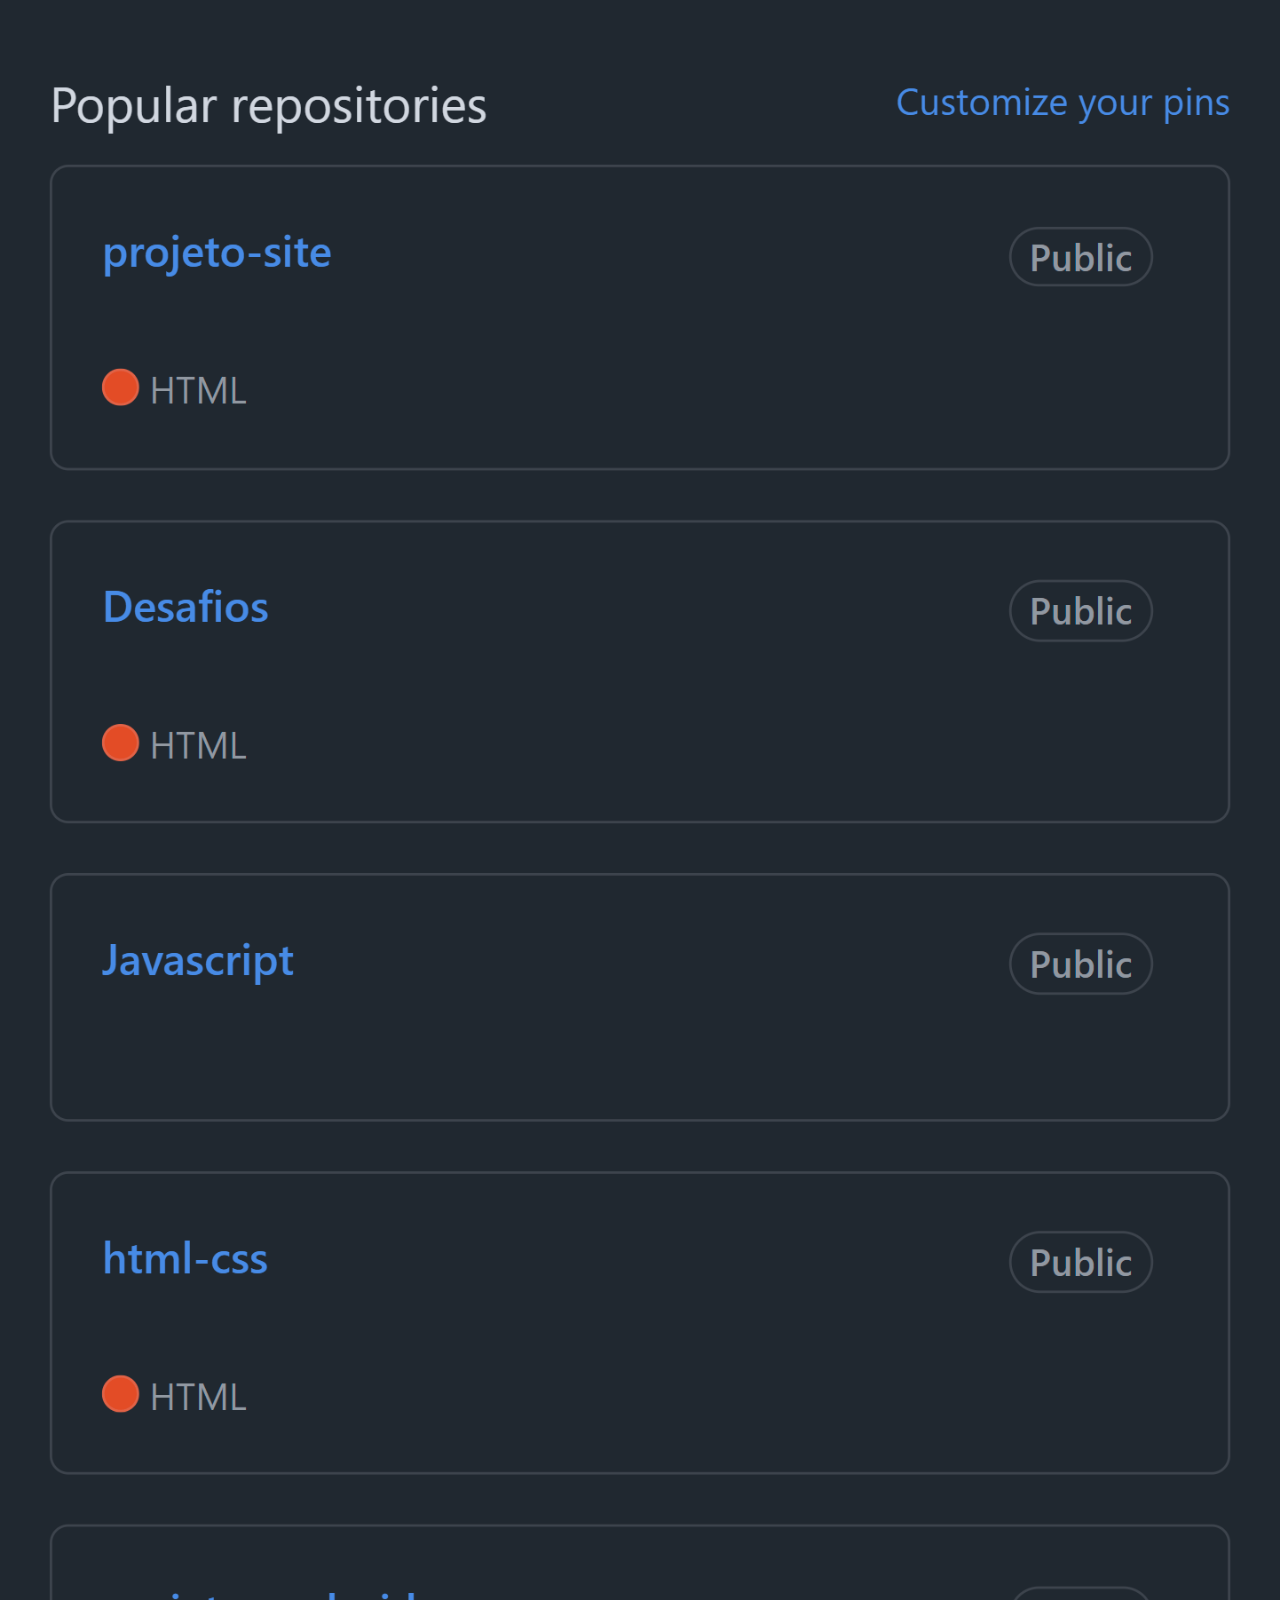
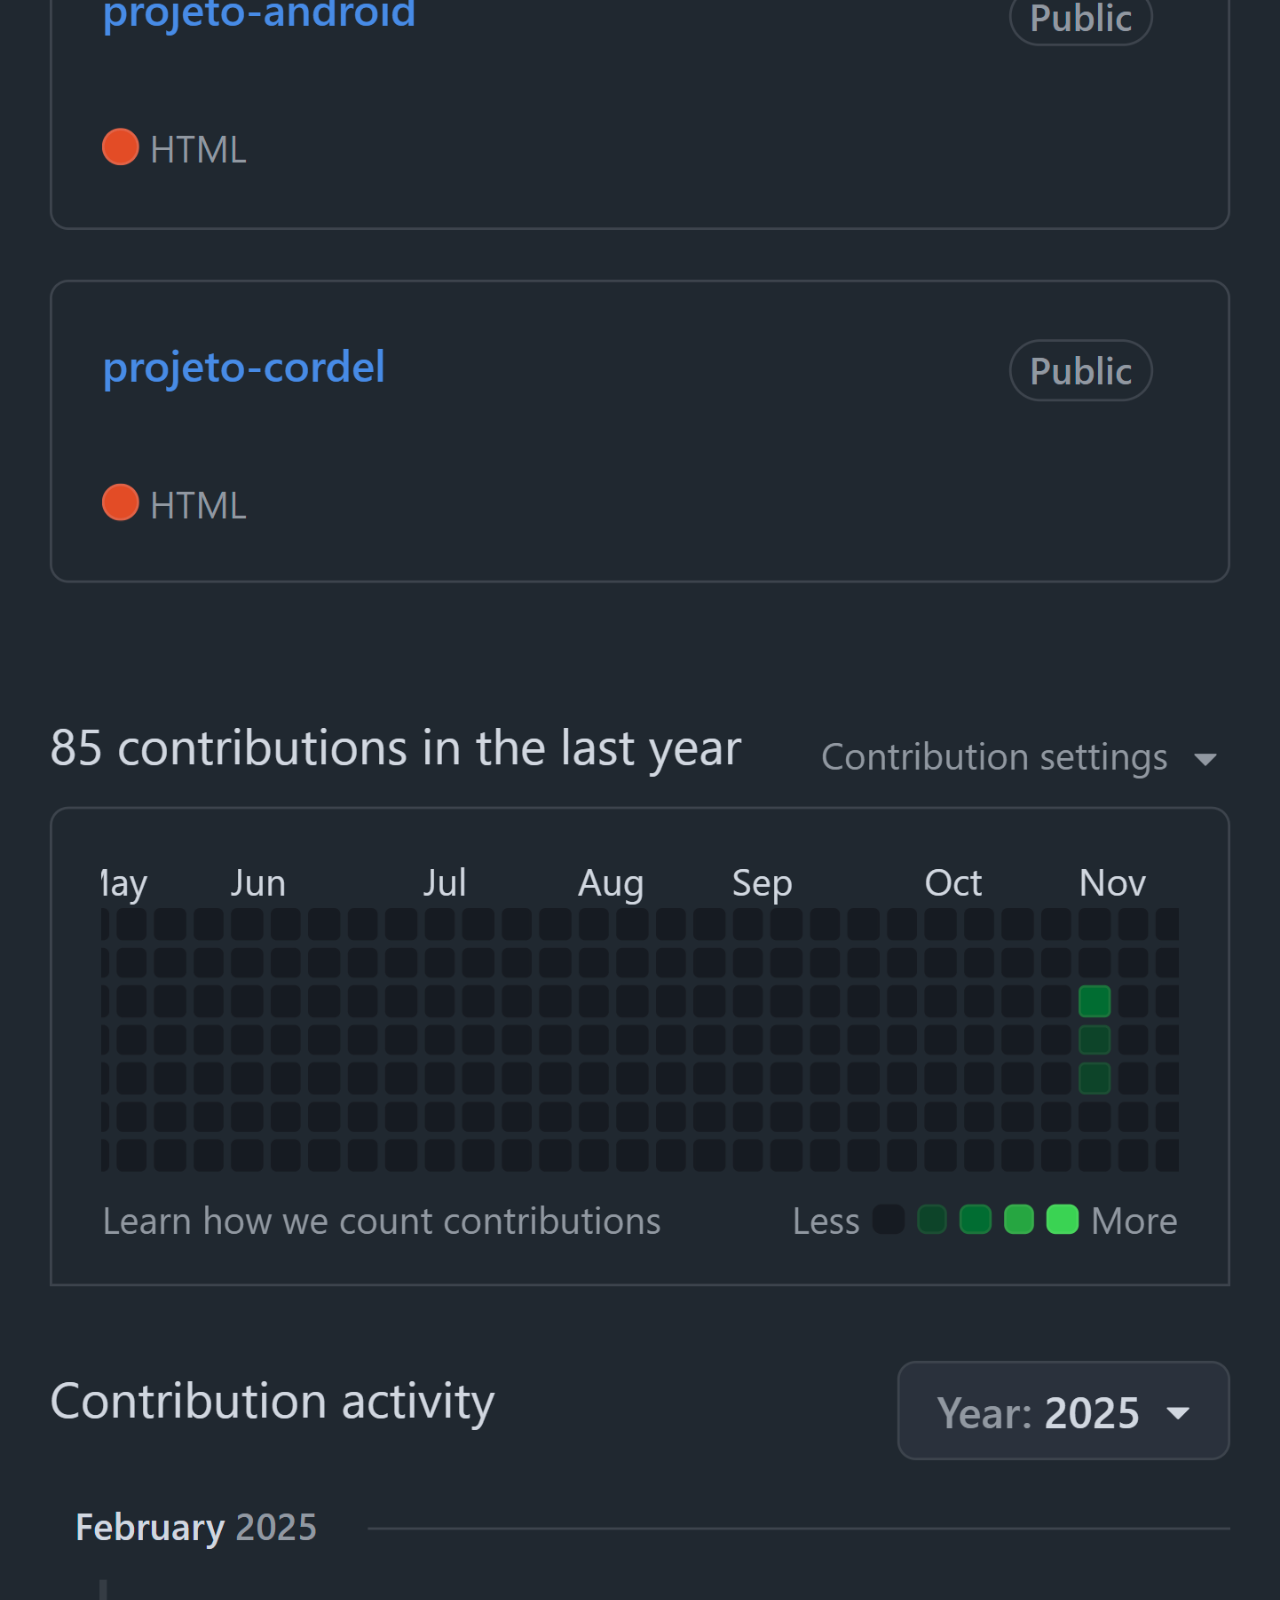
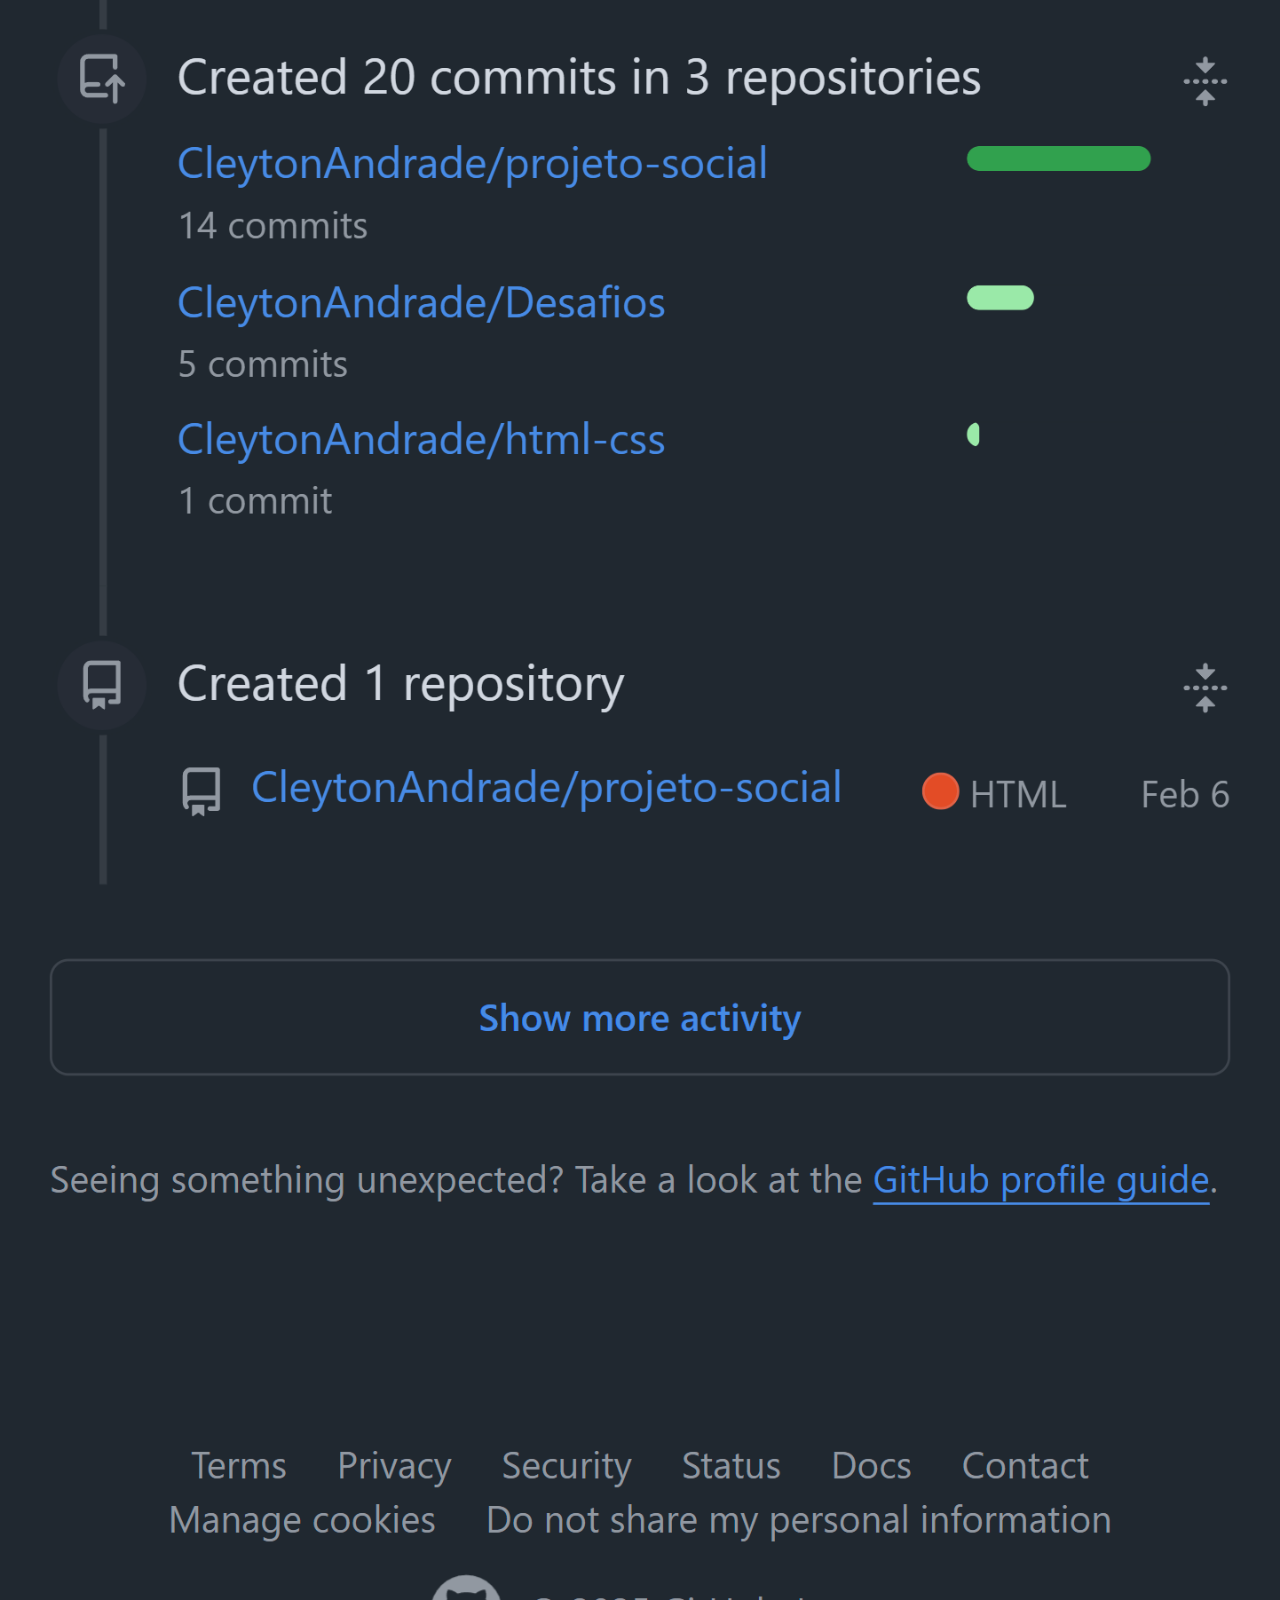
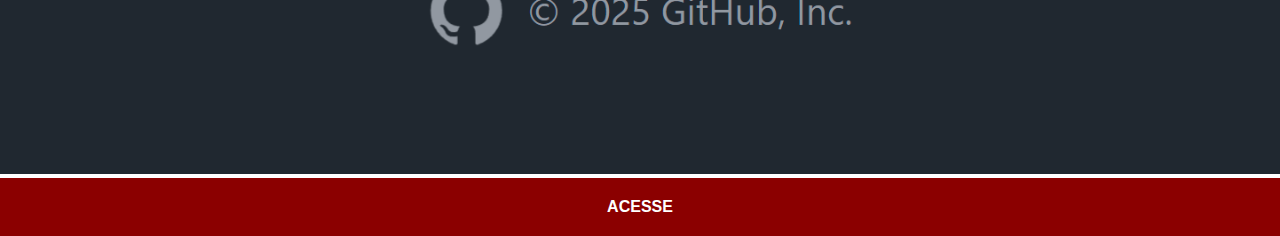
<file: pages/github.html>
<!DOCTYPE html>
<html lang="pt-br">
<head>
    <meta charset="UTF-8">
    <meta name="viewport" content="width=device-width, initial-scale=1.0">
    <title>GitHub</title>
    <link rel="stylesheet" href="../styles/social.css">
</head>
<body>
    <img src="../images/tela-github.jpg" alt="GitHub">
    <a href="https://github.com/CleytonAndrade" target="_blank">ACESSE</a>
</body>
</html>
</file>
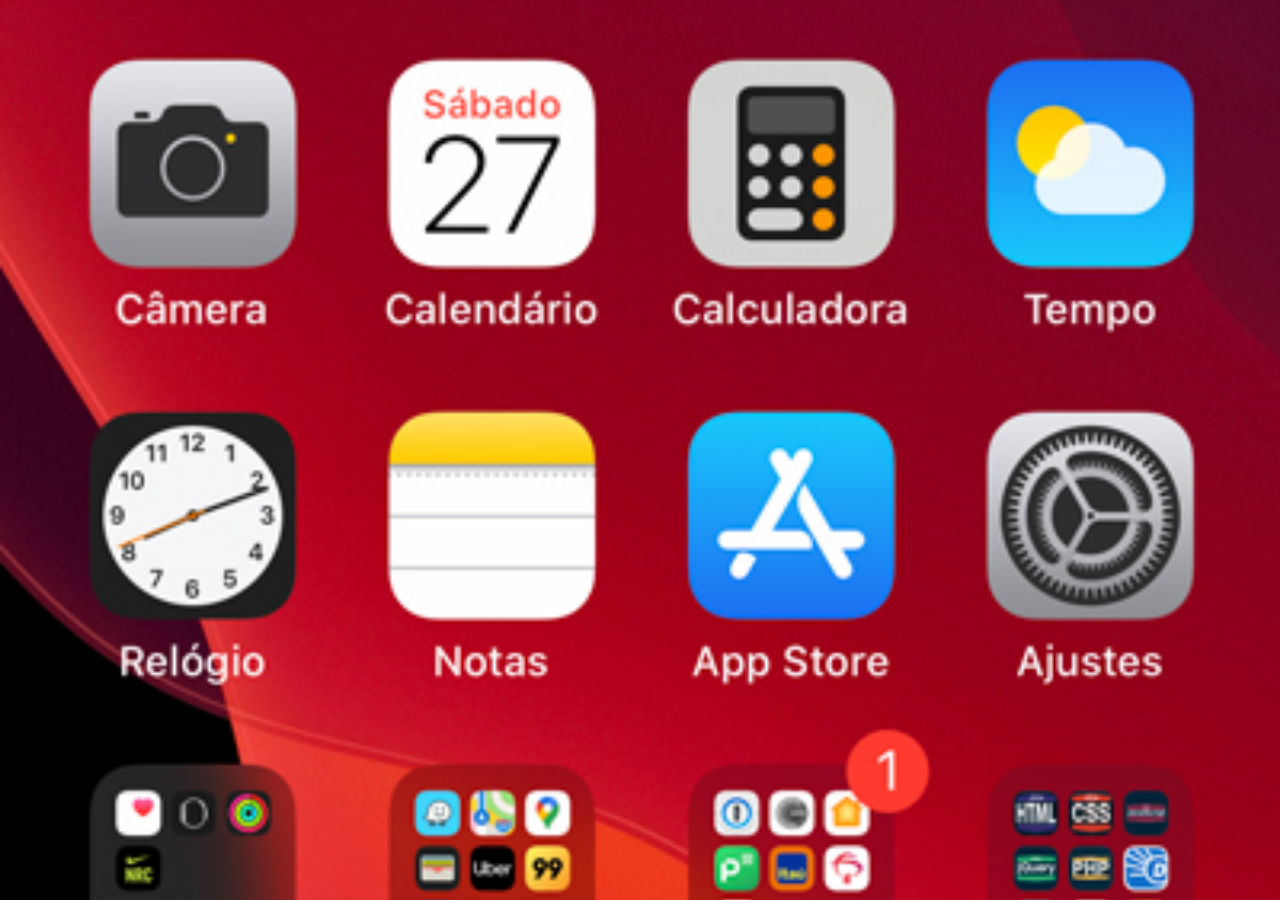
<file: pages/home.html>
<!DOCTYPE html>
<html lang="pt-br">
<head>
    <meta charset="UTF-8">
    <meta name="viewport" content="width=device-width, initial-scale=1.0">
    <title>Home</title>
</head>
<style>
    * {
        margin: 0px;
        padding: 0px;
    }

    body {
        width: 100vw;
        height: 100vh;
        background: black url(../images/tela-home.jpg) no-repeat top center ;
        background-size: cover;
    }
</style>
<body>
    
</body>
</html>
</file>
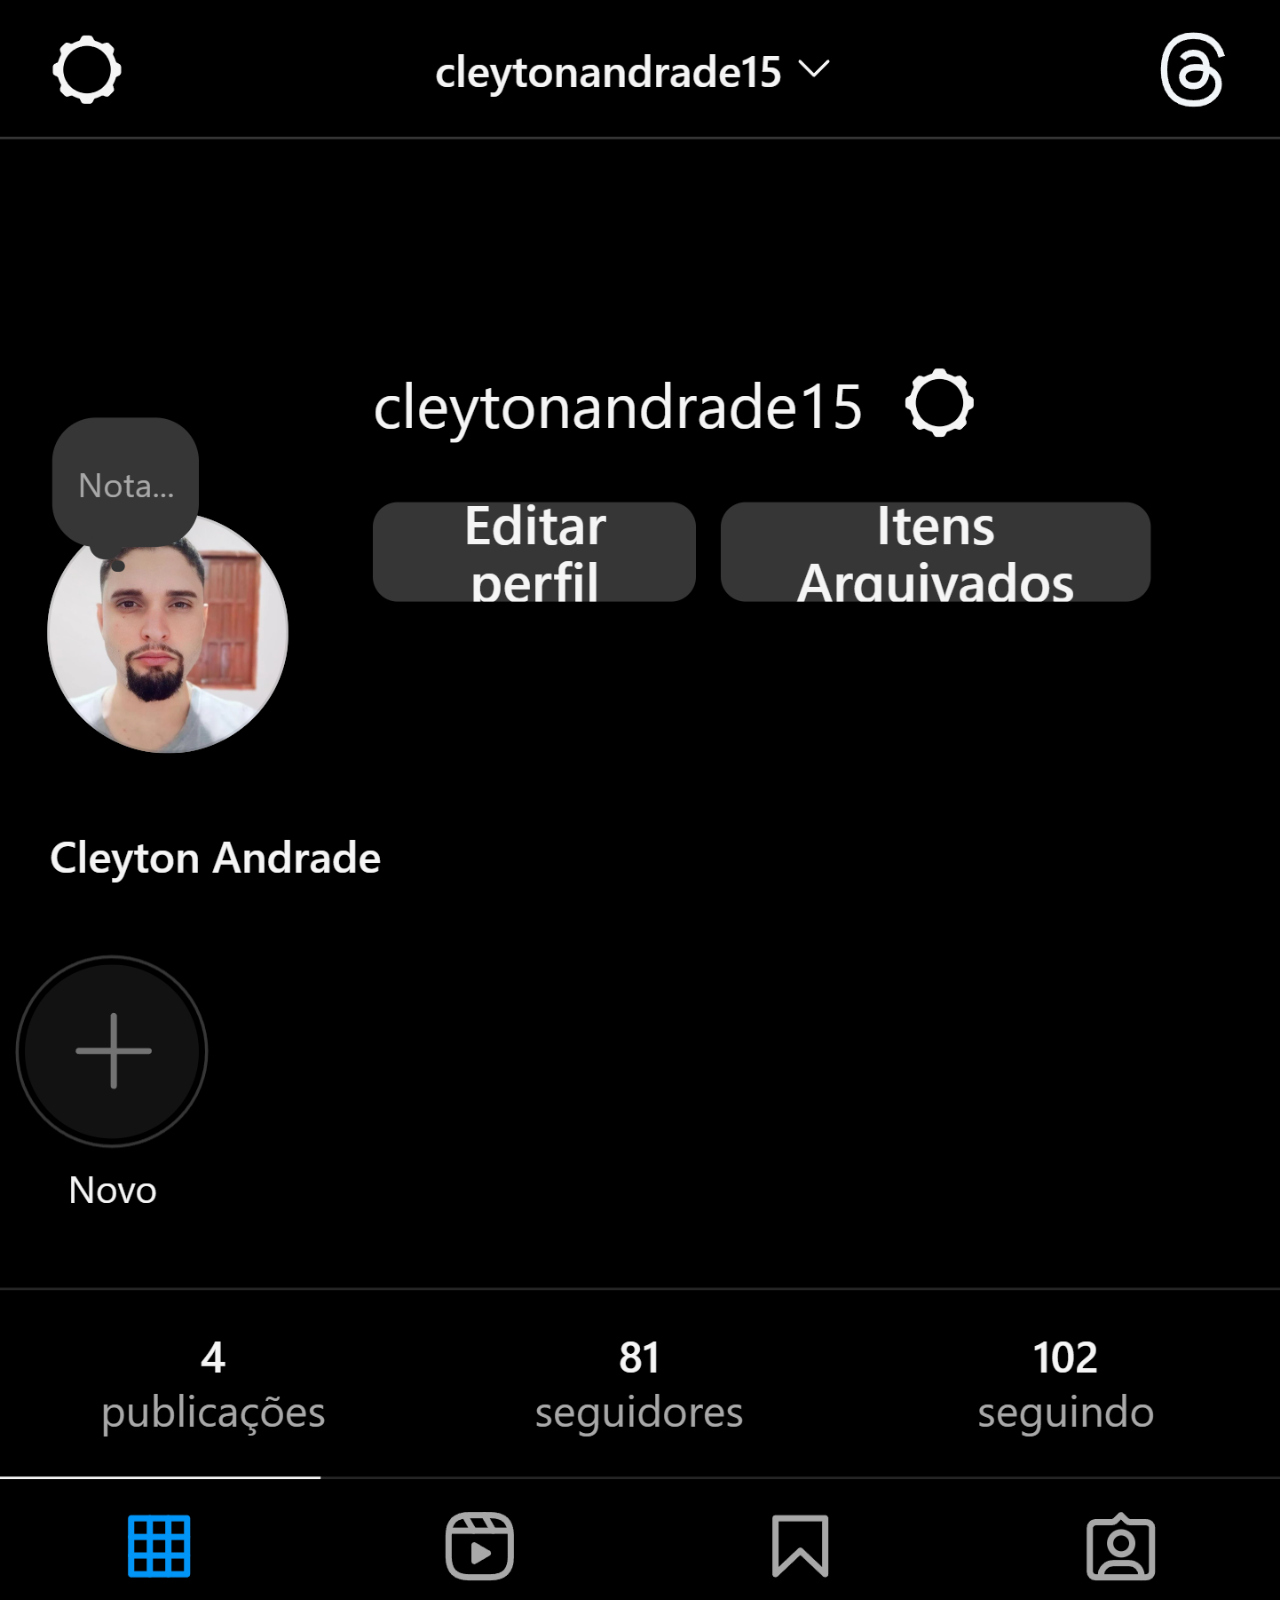
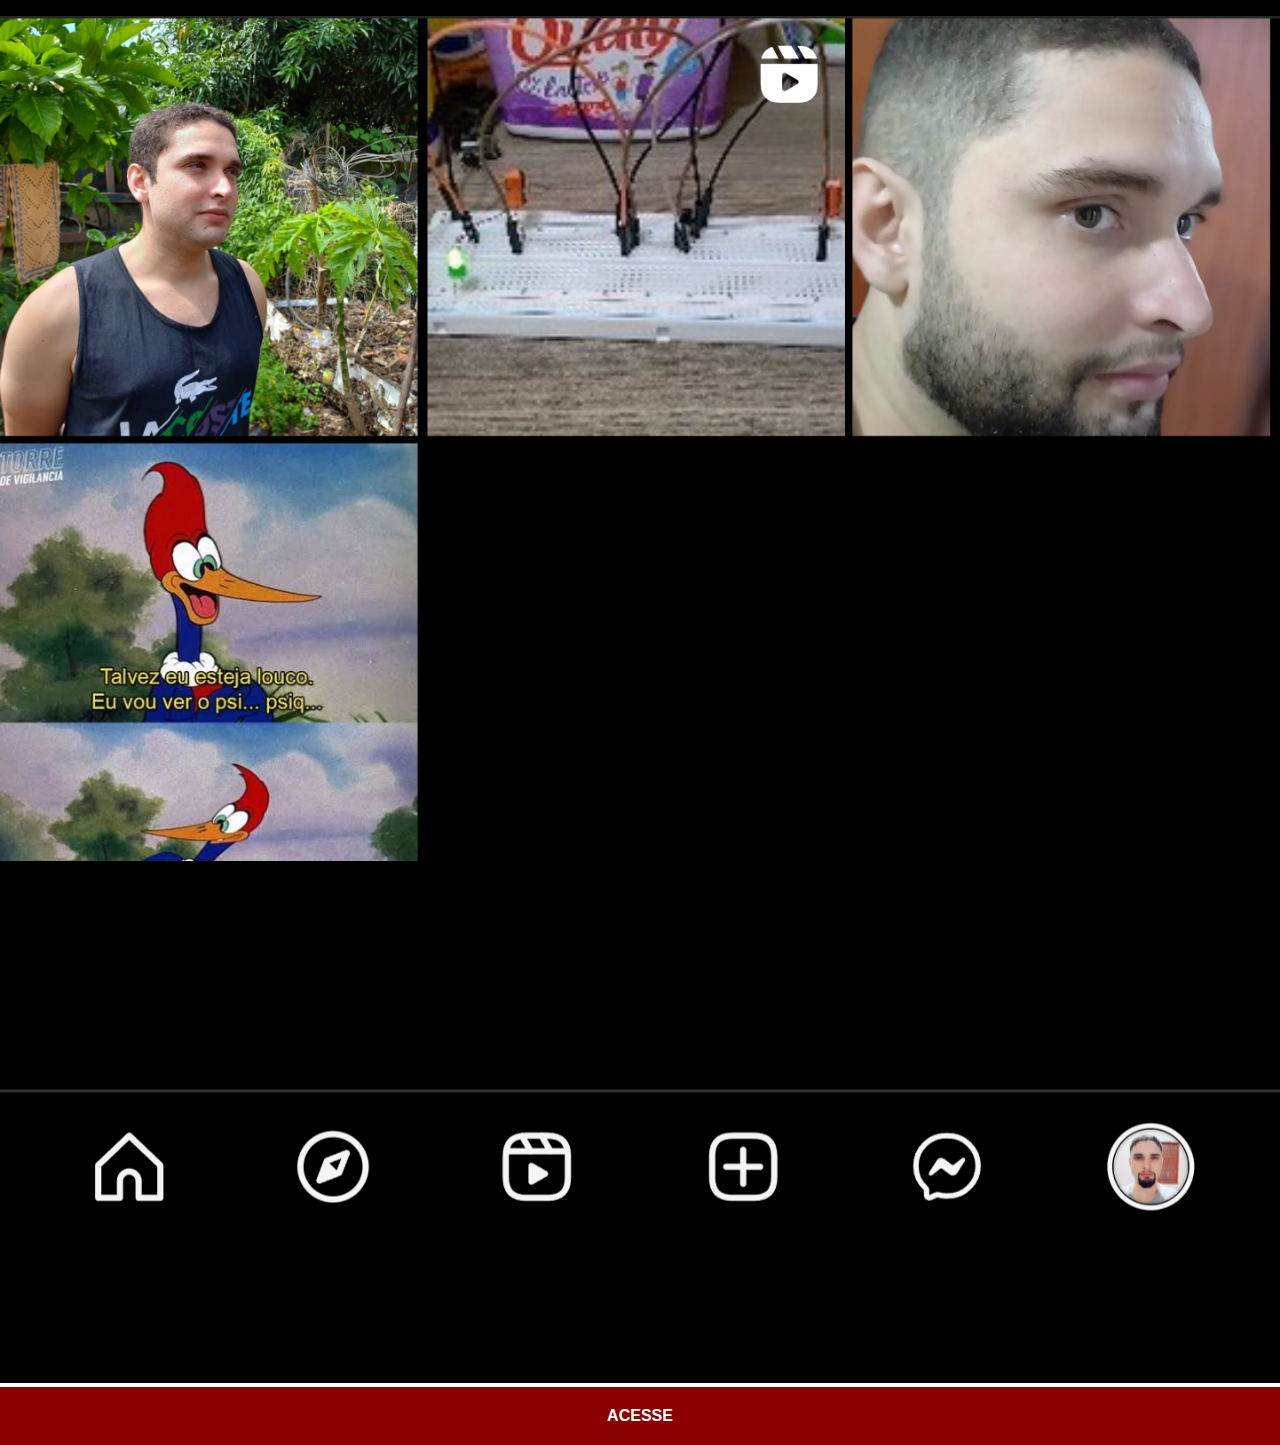
<file: pages/instagram.html>
<!DOCTYPE html>
<html lang="pt-br">
<head>
    <meta charset="UTF-8">
    <meta name="viewport" content="width=device-width, initial-scale=1.0">
    <title>Instagram</title>
    <link rel="stylesheet" href="../styles/social.css">
</head>
<body>
    <img src="../images/tela-instagram.jpg" alt="Instagram">
    <a href="https://www.instagram.com/cleytonandrade15/" target="_blank">ACESSE</a>
</body>
</html>
</file>
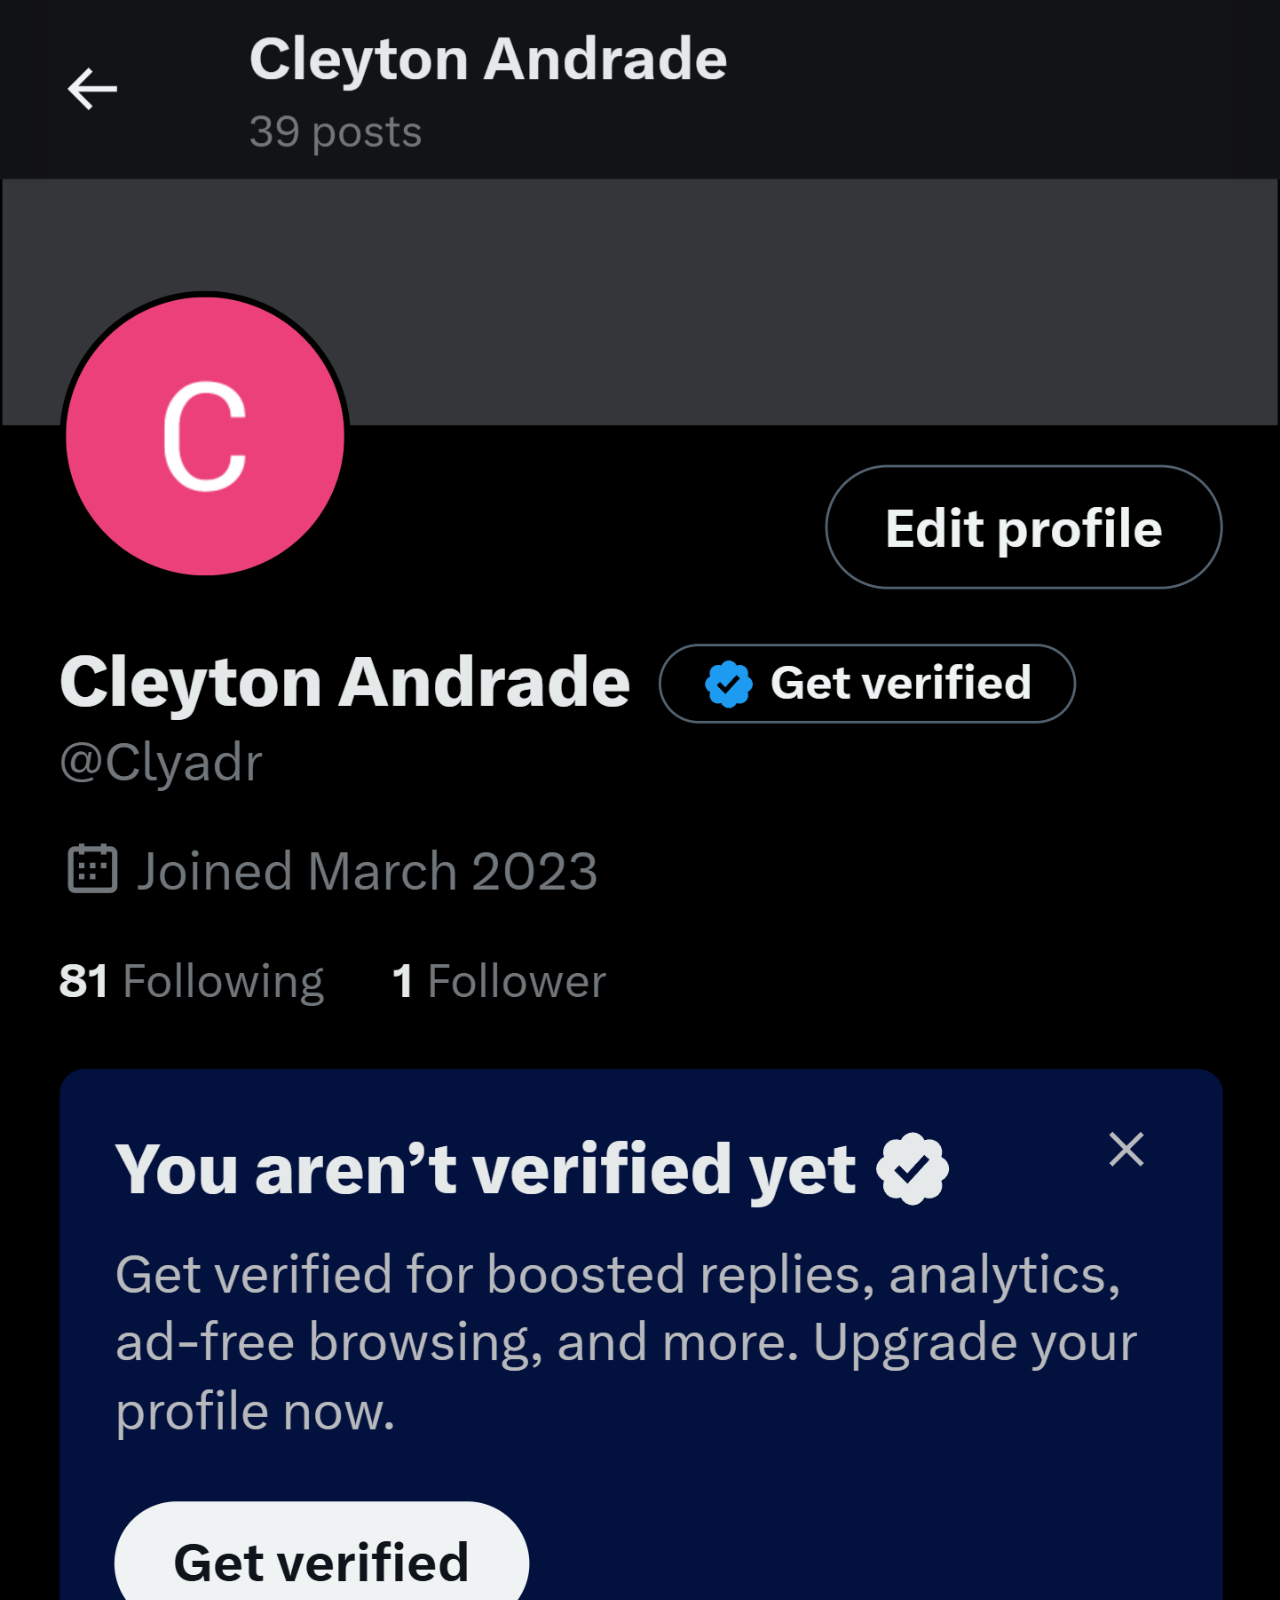
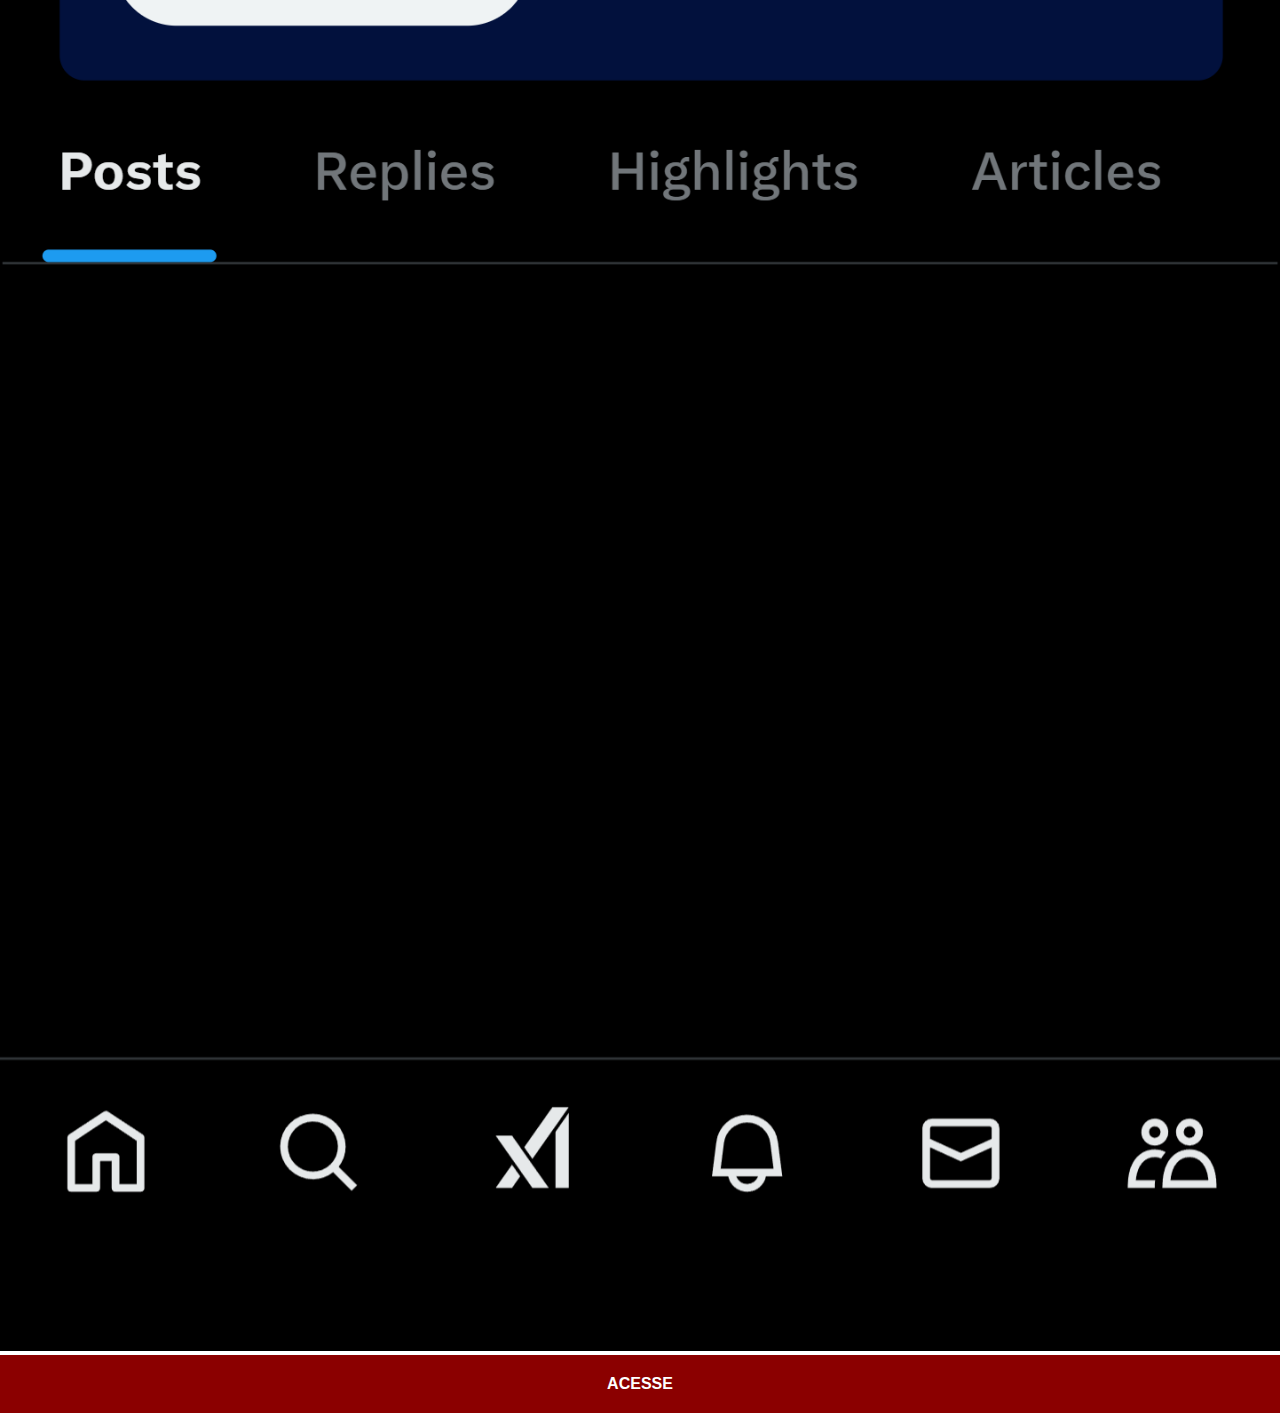
<file: pages/twitter.html>
<!DOCTYPE html>
<html lang="pt-br">
<head>
    <meta charset="UTF-8">
    <meta name="viewport" content="width=device-width, initial-scale=1.0">
    <title>Twitter</title>
    <link rel="stylesheet" href="../styles/social.css">
</head>
<body>
    <img src="../images/tela-twitter.jpg" alt="Twitter">
    <a href="https://x.com/Clyadr" target="_blank">ACESSE</a>
</body>
</html>
</file>
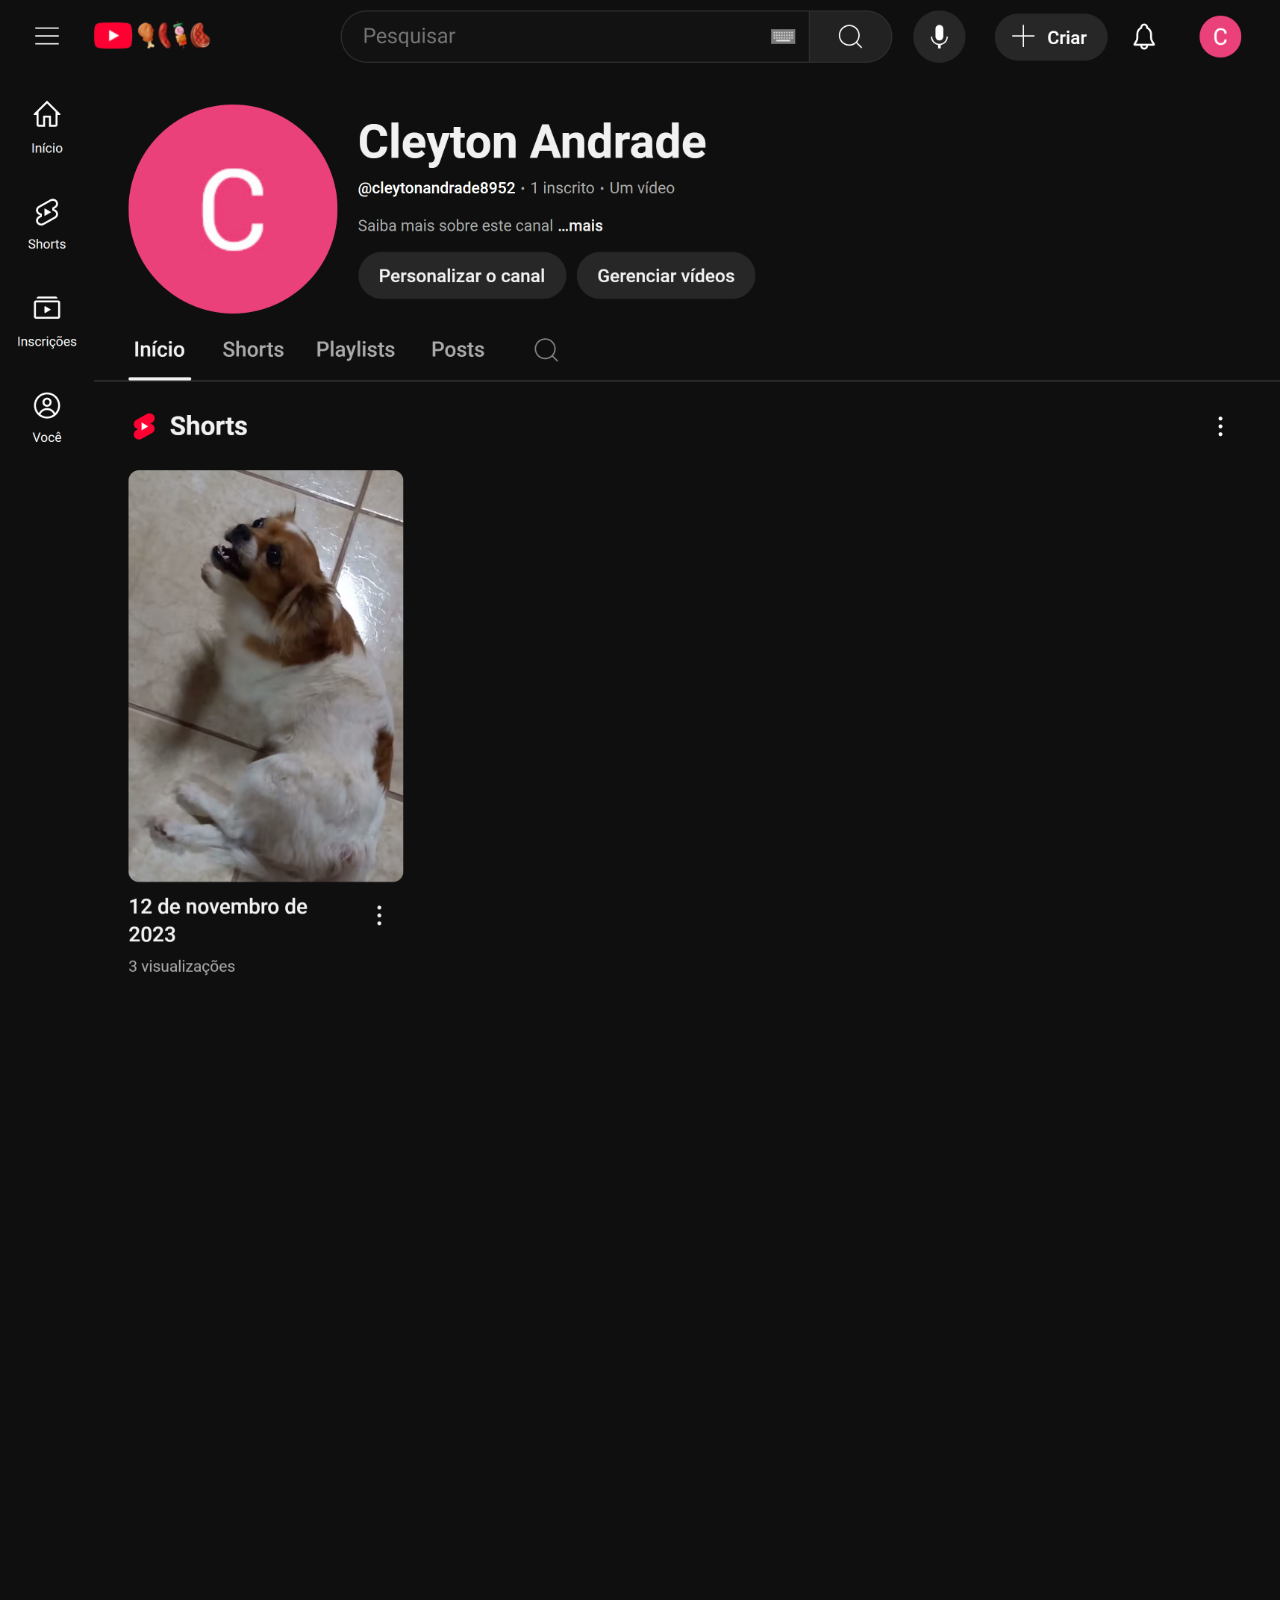
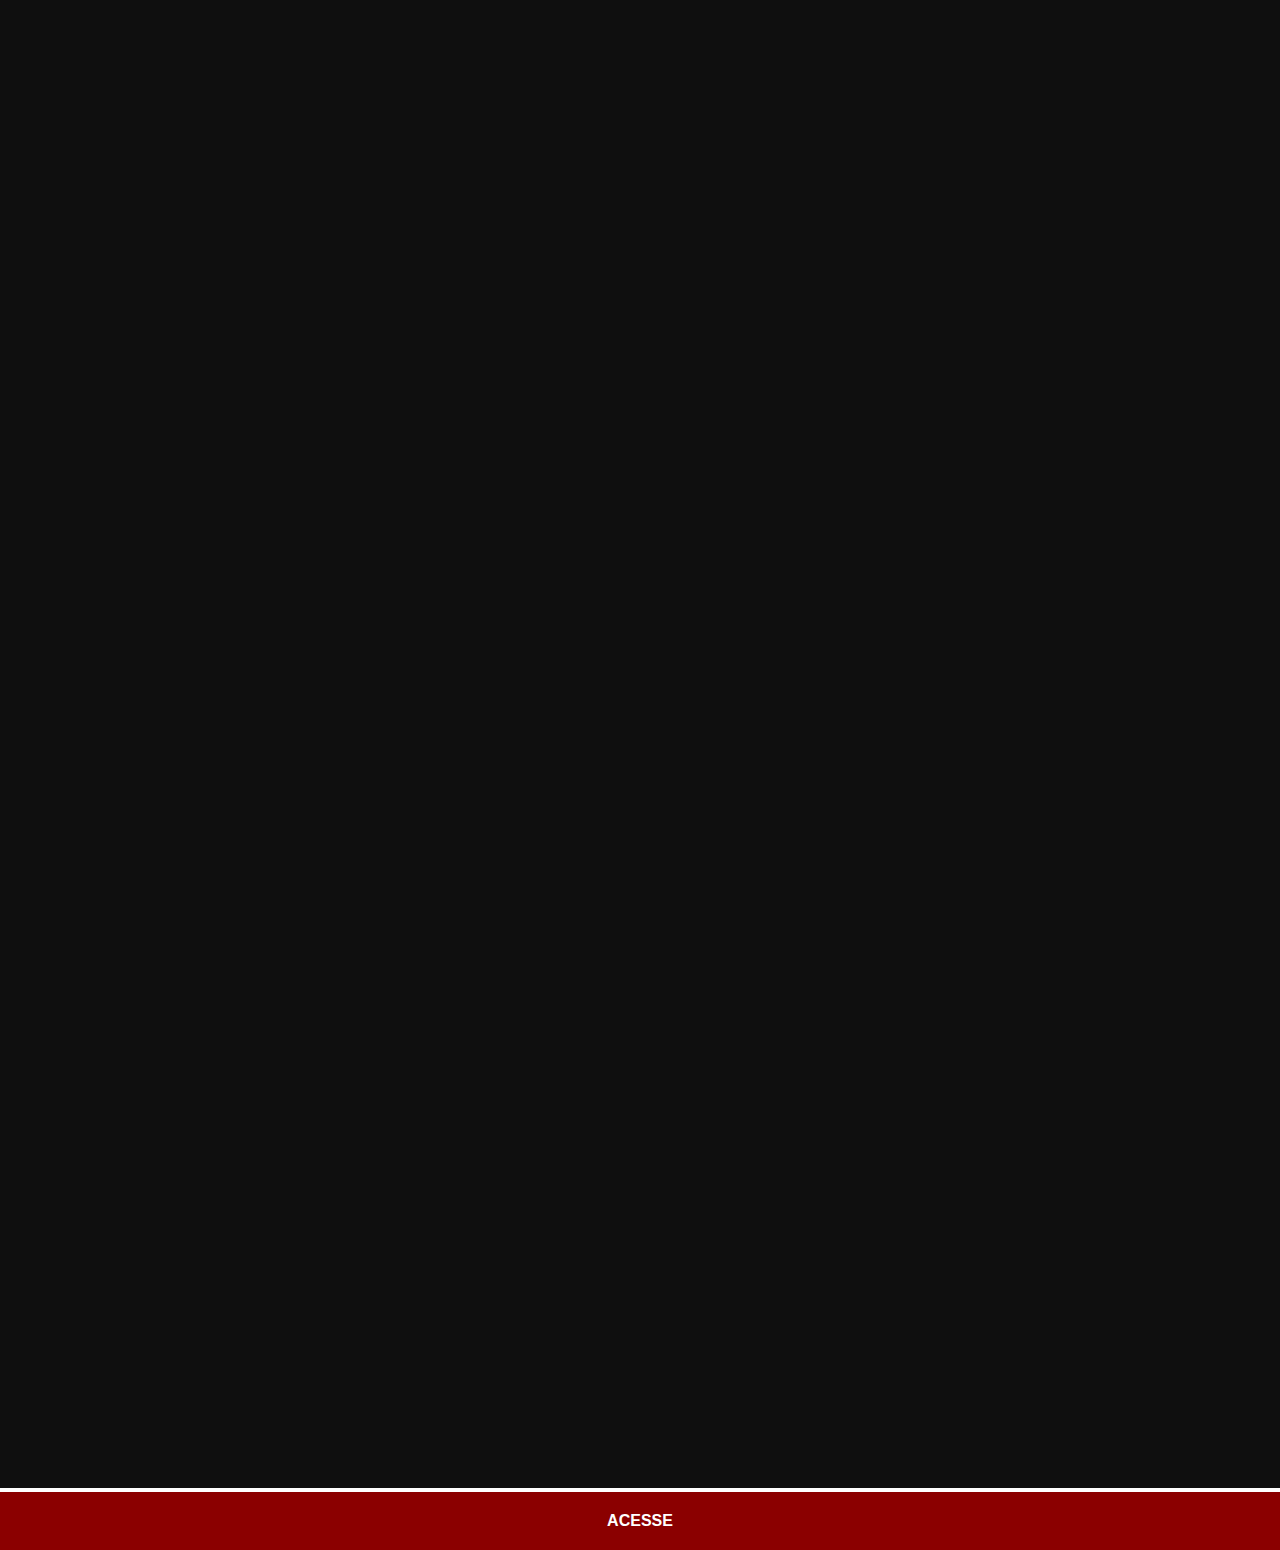
<file: pages/youtube.html>
<!DOCTYPE html>
<html lang="pt-br">
<head>
    <meta charset="UTF-8">
    <meta name="viewport" content="width=device-width, initial-scale=1.0">
    <title>YouTube</title>
    <link rel="stylesheet" href="../styles/social.css">
</head>
<body>
    <img src="../images/tela-youtube.png" alt="YouTube">
    <a href="https://www.youtube.com/@cleytonandrade8952" target="_blank">ACESSE</a>
</body>
</html>
</file>
<file: styles/style.css>
@charset "UTF-8";

* {
    margin: 0px;
    padding: 0px;
}

html, body {
    height: 100vh;
    width: 100vw;
    background-color: black;    
}

body {
    background: url(../images/fundo-madeira.jpg) no-repeat top center;
    background-size: cover;
    background-attachment: fixed;
}

main {
    height: 100vh;
    position: relative;
    
}

section#telefone {
    height: 627px;
    width: 311px;
    background: url(../images/frame-iphone.png) no-repeat;
    position: absolute;
    left: 50%;
    top: 50%;
    transform: translate(-50%, -50%);
    
}

iframe#tela {
    position: relative;
    top: 78px;
    left: 21px;
    width: 269px;
    height: 474px;
    border-radius: 2px;
}

section#redes-sociais {
    text-align: right;
}

section#redes-sociais img {
    width: 50px;
    margin: 10px;
    border-radius: 50%;
    box-shadow: 2px 2px 5px rgba(0, 0, 0, 0.400);
    box-sizing: border-box;
}

section#redes-sociais img:hover {
    border: 2px solid rgba(255, 255, 255, 0.6);
    transform: translate(-3px, -3px);
    box-shadow: 5px 5px 10px rgba(0, 0, 0, 0.6);
    transition: transform .3s, border 1s;
}
</file>
<file: styles/social.css>
@charset "UTF-8" ;
* {
    margin: 0;
    padding: 0;
    font-family: Arial, Helvetica, sans-serif;
}
img {
    width: 100vw;
}
::-webkit-scrollbar {
    width: 0;
    height: 0;
}
body > a {
    color: white;
    display: block;
    background-color: darkred;
    padding: 20px;
    text-align: center;
    font-weight: bolder;
    text-decoration: none;
}

a:hover {
    background-color: red;
}
</file>
